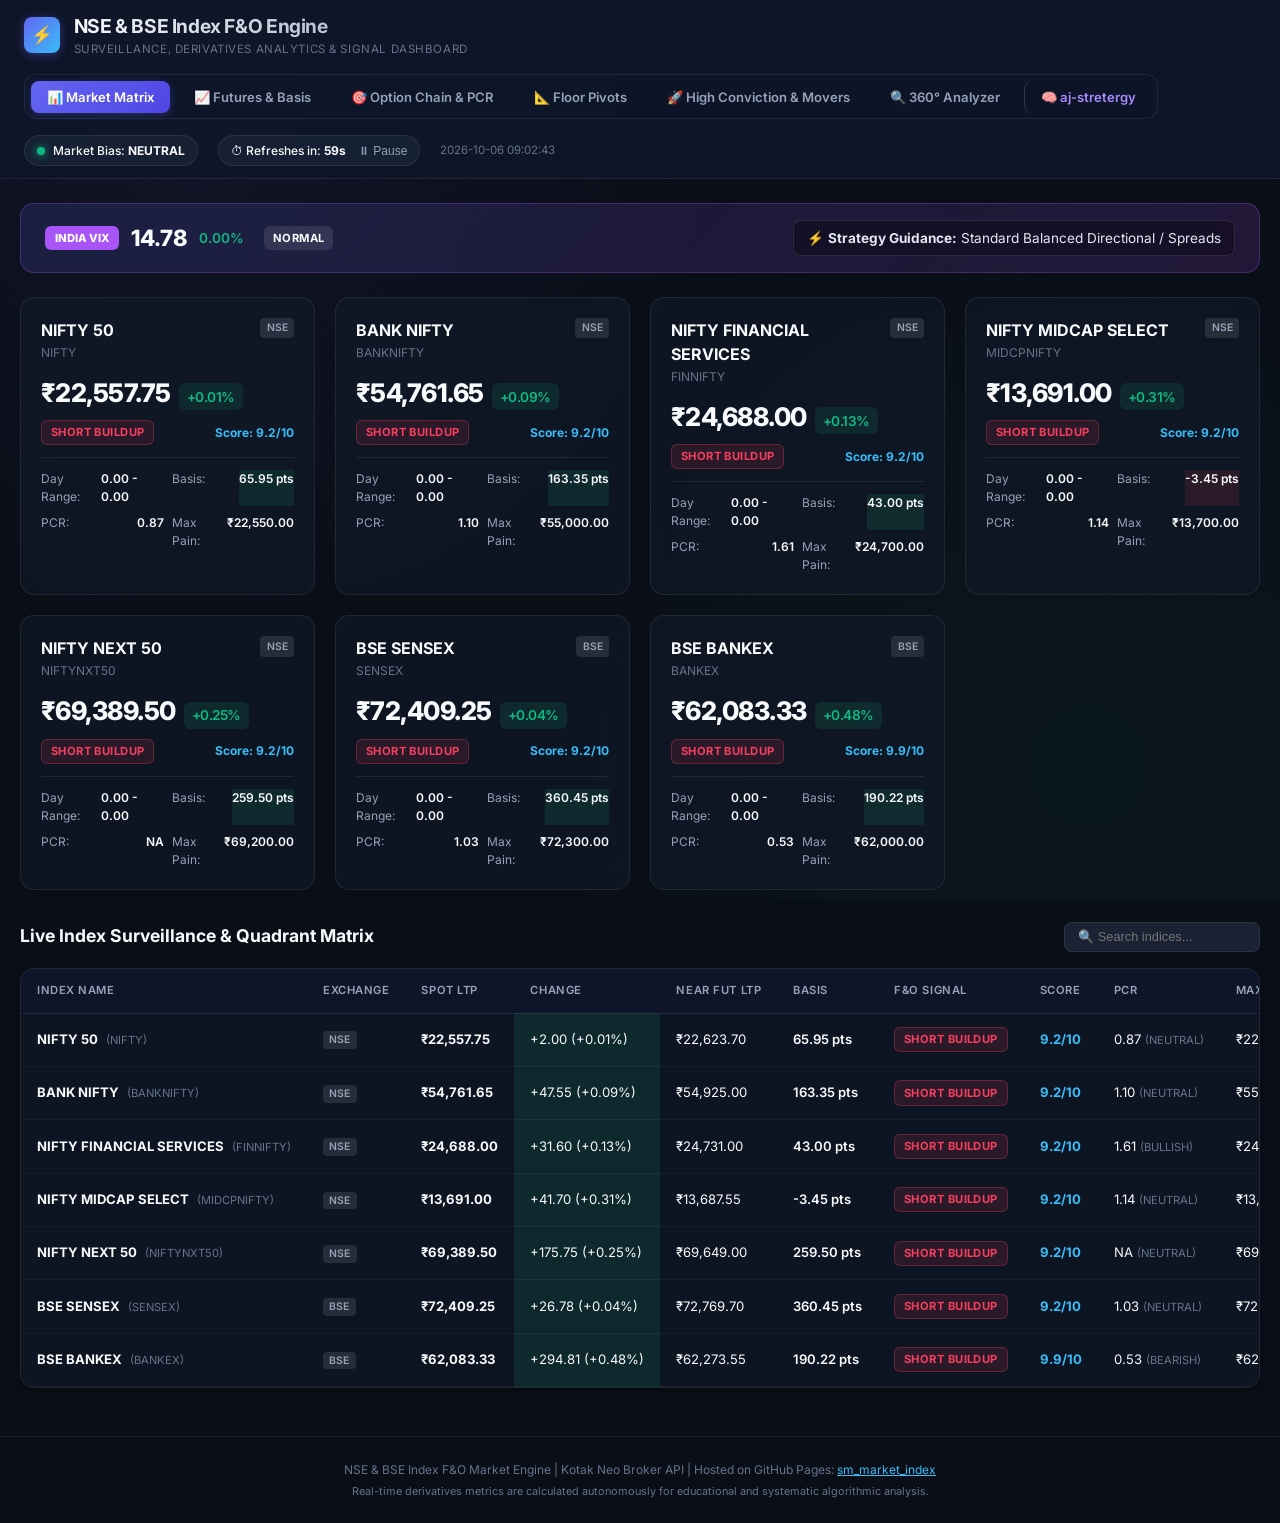
<file: index.html>
<!DOCTYPE html>
<html lang="en">
<head>
    <meta charset="UTF-8">
    <meta name="viewport" content="width=device-width, initial-scale=1.0">
    <title>NSE & BSE Index F&O Market Dashboard</title>
    <link rel="preconnect" href="https://fonts.googleapis.com">
    <link rel="preconnect" href="https://fonts.gstatic.com" crossorigin>
    <link href="https://fonts.googleapis.com/css2?family=Inter:wght@400;500;600;700;800&display=swap" rel="stylesheet">
    <link rel="stylesheet" href="css/dashboard.css">
</head>
<body>

    <!-- Header -->
    <header class="app-header">
        <div class="brand-wrap">
            <div class="brand-icon">⚡</div>
            <div>
                <div class="brand-title">NSE & BSE Index F&O Engine</div>
                <div class="brand-subtitle">Surveillance, Derivatives Analytics & Signal Dashboard</div>
            </div>
        </div>

        <!-- Navigation Tabs -->
        <nav class="tab-nav">
            <button class="tab-btn active" data-tab="tab-market">📊 Market Matrix</button>
            <button class="tab-btn" data-tab="tab-futures">📈 Futures & Basis</button>
            <button class="tab-btn" data-tab="tab-options">🎯 Option Chain & PCR</button>
            <button class="tab-btn" data-tab="tab-pivots">📐 Floor Pivots</button>
            <button class="tab-btn" data-tab="tab-movers">🚀 High Conviction & Movers</button>
            <button class="tab-btn" data-tab="tab-analyzer">🔍 360° Analyzer</button>
            <button class="tab-btn" data-tab="tab-aj-stretergy" style="border-left:1px solid rgba(255,255,255,0.15); color:#a78bfa;">🧠 aj-stretergy</button>
        </nav>

        <!-- Status & Auto-refresh -->
        <div class="header-status-bar">
            <div class="status-pill">
                <span class="pulse-dot"></span>
                <span>Market Bias: <b>NEUTRAL</b></span>
            </div>
            <div class="status-pill">
                <span>⏱ Refreshes in: <b id="countdownTimer">60s</b></span>
                <button id="pauseRefreshBtn" style="background:transparent; border:none; color:var(--text-muted); cursor:pointer; font-size:0.75rem; margin-left:4px;">⏸ Pause</button>
            </div>
            <div style="font-size:0.72rem; color:var(--text-dim);">
                2026-10-06 09:02:43
            </div>
        </div>
    </header>

    <!-- Main Container -->
    <main class="container">
        <!-- Tab 1 -->
        <div id="tab-market" class="tab-content active">
            
    <!-- VIX Volatility Alert Banner -->
    <div class="vix-banner">
        <div class="vix-header">
            <span class="vix-badge">INDIA VIX</span>
            <span class="vix-val">14.78</span>
            <span style="font-size:0.85rem; font-weight:600; color:#10b981;">
                0.00%
            </span>
            <span class="badge" style="background:rgba(255,255,255,0.1); margin-left:0.5rem;">NORMAL</span>
        </div>
        <div class="vix-strat">
            ⚡ <b>Strategy Guidance:</b> Standard Balanced Directional / Spreads
        </div>
    </div>

    <!-- Ticker Cards Grid -->
    <div class="ticker-grid">
        
        <div class="card">
            <div class="card-top">
                <div>
                    <div class="card-title">NIFTY 50</div>
                    <div style="font-size:0.75rem; color:var(--text-dim); margin-top:2px;">NIFTY</div>
                </div>
                <span class="card-exchange">NSE</span>
            </div>
            <div class="card-price">
                ₹22,557.75
                <span class="card-change badge-up">+0.01%</span>
            </div>
            <div style="display:flex; justify-content:space-between; align-items:center; margin-bottom:0.75rem;">
                <span class="badge badge-short">SHORT BUILDUP</span>
                <span style="font-size:0.75rem; font-weight:700; color:var(--accent-blue);">Score: 9.2/10</span>
            </div>
            <div class="card-metrics">
                <div class="metric-row"><span>Day Range:</span><span class="metric-val">0.00 - 0.00</span></div>
                <div class="metric-row"><span>Basis:</span><span class="metric-val badge-up">65.95 pts</span></div>
                <div class="metric-row"><span>PCR:</span><span class="metric-val">0.87</span></div>
                <div class="metric-row"><span>Max Pain:</span><span class="metric-val">₹22,550.00</span></div>
            </div>
        </div>
        
        <div class="card">
            <div class="card-top">
                <div>
                    <div class="card-title">BANK NIFTY</div>
                    <div style="font-size:0.75rem; color:var(--text-dim); margin-top:2px;">BANKNIFTY</div>
                </div>
                <span class="card-exchange">NSE</span>
            </div>
            <div class="card-price">
                ₹54,761.65
                <span class="card-change badge-up">+0.09%</span>
            </div>
            <div style="display:flex; justify-content:space-between; align-items:center; margin-bottom:0.75rem;">
                <span class="badge badge-short">SHORT BUILDUP</span>
                <span style="font-size:0.75rem; font-weight:700; color:var(--accent-blue);">Score: 9.2/10</span>
            </div>
            <div class="card-metrics">
                <div class="metric-row"><span>Day Range:</span><span class="metric-val">0.00 - 0.00</span></div>
                <div class="metric-row"><span>Basis:</span><span class="metric-val badge-up">163.35 pts</span></div>
                <div class="metric-row"><span>PCR:</span><span class="metric-val">1.10</span></div>
                <div class="metric-row"><span>Max Pain:</span><span class="metric-val">₹55,000.00</span></div>
            </div>
        </div>
        
        <div class="card">
            <div class="card-top">
                <div>
                    <div class="card-title">NIFTY FINANCIAL SERVICES</div>
                    <div style="font-size:0.75rem; color:var(--text-dim); margin-top:2px;">FINNIFTY</div>
                </div>
                <span class="card-exchange">NSE</span>
            </div>
            <div class="card-price">
                ₹24,688.00
                <span class="card-change badge-up">+0.13%</span>
            </div>
            <div style="display:flex; justify-content:space-between; align-items:center; margin-bottom:0.75rem;">
                <span class="badge badge-short">SHORT BUILDUP</span>
                <span style="font-size:0.75rem; font-weight:700; color:var(--accent-blue);">Score: 9.2/10</span>
            </div>
            <div class="card-metrics">
                <div class="metric-row"><span>Day Range:</span><span class="metric-val">0.00 - 0.00</span></div>
                <div class="metric-row"><span>Basis:</span><span class="metric-val badge-up">43.00 pts</span></div>
                <div class="metric-row"><span>PCR:</span><span class="metric-val">1.61</span></div>
                <div class="metric-row"><span>Max Pain:</span><span class="metric-val">₹24,700.00</span></div>
            </div>
        </div>
        
        <div class="card">
            <div class="card-top">
                <div>
                    <div class="card-title">NIFTY MIDCAP SELECT</div>
                    <div style="font-size:0.75rem; color:var(--text-dim); margin-top:2px;">MIDCPNIFTY</div>
                </div>
                <span class="card-exchange">NSE</span>
            </div>
            <div class="card-price">
                ₹13,691.00
                <span class="card-change badge-up">+0.31%</span>
            </div>
            <div style="display:flex; justify-content:space-between; align-items:center; margin-bottom:0.75rem;">
                <span class="badge badge-short">SHORT BUILDUP</span>
                <span style="font-size:0.75rem; font-weight:700; color:var(--accent-blue);">Score: 9.2/10</span>
            </div>
            <div class="card-metrics">
                <div class="metric-row"><span>Day Range:</span><span class="metric-val">0.00 - 0.00</span></div>
                <div class="metric-row"><span>Basis:</span><span class="metric-val badge-down">-3.45 pts</span></div>
                <div class="metric-row"><span>PCR:</span><span class="metric-val">1.14</span></div>
                <div class="metric-row"><span>Max Pain:</span><span class="metric-val">₹13,700.00</span></div>
            </div>
        </div>
        
        <div class="card">
            <div class="card-top">
                <div>
                    <div class="card-title">NIFTY NEXT 50</div>
                    <div style="font-size:0.75rem; color:var(--text-dim); margin-top:2px;">NIFTYNXT50</div>
                </div>
                <span class="card-exchange">NSE</span>
            </div>
            <div class="card-price">
                ₹69,389.50
                <span class="card-change badge-up">+0.25%</span>
            </div>
            <div style="display:flex; justify-content:space-between; align-items:center; margin-bottom:0.75rem;">
                <span class="badge badge-short">SHORT BUILDUP</span>
                <span style="font-size:0.75rem; font-weight:700; color:var(--accent-blue);">Score: 9.2/10</span>
            </div>
            <div class="card-metrics">
                <div class="metric-row"><span>Day Range:</span><span class="metric-val">0.00 - 0.00</span></div>
                <div class="metric-row"><span>Basis:</span><span class="metric-val badge-up">259.50 pts</span></div>
                <div class="metric-row"><span>PCR:</span><span class="metric-val">NA</span></div>
                <div class="metric-row"><span>Max Pain:</span><span class="metric-val">₹69,200.00</span></div>
            </div>
        </div>
        
        <div class="card">
            <div class="card-top">
                <div>
                    <div class="card-title">BSE SENSEX</div>
                    <div style="font-size:0.75rem; color:var(--text-dim); margin-top:2px;">SENSEX</div>
                </div>
                <span class="card-exchange">BSE</span>
            </div>
            <div class="card-price">
                ₹72,409.25
                <span class="card-change badge-up">+0.04%</span>
            </div>
            <div style="display:flex; justify-content:space-between; align-items:center; margin-bottom:0.75rem;">
                <span class="badge badge-short">SHORT BUILDUP</span>
                <span style="font-size:0.75rem; font-weight:700; color:var(--accent-blue);">Score: 9.2/10</span>
            </div>
            <div class="card-metrics">
                <div class="metric-row"><span>Day Range:</span><span class="metric-val">0.00 - 0.00</span></div>
                <div class="metric-row"><span>Basis:</span><span class="metric-val badge-up">360.45 pts</span></div>
                <div class="metric-row"><span>PCR:</span><span class="metric-val">1.03</span></div>
                <div class="metric-row"><span>Max Pain:</span><span class="metric-val">₹72,300.00</span></div>
            </div>
        </div>
        
        <div class="card">
            <div class="card-top">
                <div>
                    <div class="card-title">BSE BANKEX</div>
                    <div style="font-size:0.75rem; color:var(--text-dim); margin-top:2px;">BANKEX</div>
                </div>
                <span class="card-exchange">BSE</span>
            </div>
            <div class="card-price">
                ₹62,083.33
                <span class="card-change badge-up">+0.48%</span>
            </div>
            <div style="display:flex; justify-content:space-between; align-items:center; margin-bottom:0.75rem;">
                <span class="badge badge-short">SHORT BUILDUP</span>
                <span style="font-size:0.75rem; font-weight:700; color:var(--accent-blue);">Score: 9.9/10</span>
            </div>
            <div class="card-metrics">
                <div class="metric-row"><span>Day Range:</span><span class="metric-val">0.00 - 0.00</span></div>
                <div class="metric-row"><span>Basis:</span><span class="metric-val badge-up">190.22 pts</span></div>
                <div class="metric-row"><span>PCR:</span><span class="metric-val">0.53</span></div>
                <div class="metric-row"><span>Max Pain:</span><span class="metric-val">₹62,000.00</span></div>
            </div>
        </div>
        
    </div>

    <!-- Surveillance Table -->
    <div style="display:flex; justify-content:space-between; align-items:center; margin-bottom:1rem;">
        <h3 style="font-size:1.1rem; font-weight:700;">Live Index Surveillance & Quadrant Matrix</h3>
        <input type="text" class="table-search-input" data-table="marketOverviewTable" placeholder="🔍 Search indices..." style="background:rgba(30,41,59,0.8); border:1px solid var(--border-color); color:#fff; padding:0.4rem 0.8rem; border-radius:8px; font-size:0.8rem;">
    </div>
    <div class="table-wrap">
        <table class="data-table" id="marketOverviewTable">
            <thead>
                <tr>
                    <th class="sortable">Index Name</th>
                    <th>Exchange</th>
                    <th class="sortable">Spot LTP</th>
                    <th class="sortable">Change</th>
                    <th class="sortable">Near Fut LTP</th>
                    <th class="sortable">Basis</th>
                    <th>F&O Signal</th>
                    <th class="sortable">Score</th>
                    <th class="sortable">PCR</th>
                    <th class="sortable">Max Pain</th>
                    <th>Pivot Posture</th>
                </tr>
            </thead>
            <tbody>
                
        <tr>
            <td><b>NIFTY 50</b> <span style="font-size:0.7rem; color:var(--text-dim); margin-left:4px;">(NIFTY)</span></td>
            <td><span class="card-exchange">NSE</span></td>
            <td style="font-weight:700;">₹22,557.75</td>
            <td class="badge-up">+2.00 (+0.01%)</td>
            <td>₹22,623.70</td>
            <td style="font-weight:600;">65.95 pts</td>
            <td><span class="badge badge-short">SHORT BUILDUP</span></td>
            <td><b style="color:var(--accent-blue);">9.2/10</b></td>
            <td>0.87 <span style="font-size:0.7rem; color:var(--text-dim);">(NEUTRAL)</span></td>
            <td>₹22,550.00</td>
            <td><span class="badge" style="background:rgba(148,163,184,0.12); color:#94a3b8;">RANGE BOUND</span></td>
        </tr>
        
        <tr>
            <td><b>BANK NIFTY</b> <span style="font-size:0.7rem; color:var(--text-dim); margin-left:4px;">(BANKNIFTY)</span></td>
            <td><span class="card-exchange">NSE</span></td>
            <td style="font-weight:700;">₹54,761.65</td>
            <td class="badge-up">+47.55 (+0.09%)</td>
            <td>₹54,925.00</td>
            <td style="font-weight:600;">163.35 pts</td>
            <td><span class="badge badge-short">SHORT BUILDUP</span></td>
            <td><b style="color:var(--accent-blue);">9.2/10</b></td>
            <td>1.10 <span style="font-size:0.7rem; color:var(--text-dim);">(NEUTRAL)</span></td>
            <td>₹55,000.00</td>
            <td><span class="badge" style="background:rgba(148,163,184,0.12); color:#94a3b8;">RANGE BOUND</span></td>
        </tr>
        
        <tr>
            <td><b>NIFTY FINANCIAL SERVICES</b> <span style="font-size:0.7rem; color:var(--text-dim); margin-left:4px;">(FINNIFTY)</span></td>
            <td><span class="card-exchange">NSE</span></td>
            <td style="font-weight:700;">₹24,688.00</td>
            <td class="badge-up">+31.60 (+0.13%)</td>
            <td>₹24,731.00</td>
            <td style="font-weight:600;">43.00 pts</td>
            <td><span class="badge badge-short">SHORT BUILDUP</span></td>
            <td><b style="color:var(--accent-blue);">9.2/10</b></td>
            <td>1.61 <span style="font-size:0.7rem; color:var(--text-dim);">(BULLISH)</span></td>
            <td>₹24,700.00</td>
            <td><span class="badge" style="background:rgba(148,163,184,0.12); color:#94a3b8;">RANGE BOUND</span></td>
        </tr>
        
        <tr>
            <td><b>NIFTY MIDCAP SELECT</b> <span style="font-size:0.7rem; color:var(--text-dim); margin-left:4px;">(MIDCPNIFTY)</span></td>
            <td><span class="card-exchange">NSE</span></td>
            <td style="font-weight:700;">₹13,691.00</td>
            <td class="badge-up">+41.70 (+0.31%)</td>
            <td>₹13,687.55</td>
            <td style="font-weight:600;">-3.45 pts</td>
            <td><span class="badge badge-short">SHORT BUILDUP</span></td>
            <td><b style="color:var(--accent-blue);">9.2/10</b></td>
            <td>1.14 <span style="font-size:0.7rem; color:var(--text-dim);">(NEUTRAL)</span></td>
            <td>₹13,700.00</td>
            <td><span class="badge" style="background:rgba(148,163,184,0.12); color:#94a3b8;">RANGE BOUND</span></td>
        </tr>
        
        <tr>
            <td><b>NIFTY NEXT 50</b> <span style="font-size:0.7rem; color:var(--text-dim); margin-left:4px;">(NIFTYNXT50)</span></td>
            <td><span class="card-exchange">NSE</span></td>
            <td style="font-weight:700;">₹69,389.50</td>
            <td class="badge-up">+175.75 (+0.25%)</td>
            <td>₹69,649.00</td>
            <td style="font-weight:600;">259.50 pts</td>
            <td><span class="badge badge-short">SHORT BUILDUP</span></td>
            <td><b style="color:var(--accent-blue);">9.2/10</b></td>
            <td>NA <span style="font-size:0.7rem; color:var(--text-dim);">(NEUTRAL)</span></td>
            <td>₹69,200.00</td>
            <td><span class="badge" style="background:rgba(148,163,184,0.12); color:#94a3b8;">RANGE BOUND</span></td>
        </tr>
        
        <tr>
            <td><b>BSE SENSEX</b> <span style="font-size:0.7rem; color:var(--text-dim); margin-left:4px;">(SENSEX)</span></td>
            <td><span class="card-exchange">BSE</span></td>
            <td style="font-weight:700;">₹72,409.25</td>
            <td class="badge-up">+26.78 (+0.04%)</td>
            <td>₹72,769.70</td>
            <td style="font-weight:600;">360.45 pts</td>
            <td><span class="badge badge-short">SHORT BUILDUP</span></td>
            <td><b style="color:var(--accent-blue);">9.2/10</b></td>
            <td>1.03 <span style="font-size:0.7rem; color:var(--text-dim);">(NEUTRAL)</span></td>
            <td>₹72,300.00</td>
            <td><span class="badge" style="background:rgba(148,163,184,0.12); color:#94a3b8;">RANGE BOUND</span></td>
        </tr>
        
        <tr>
            <td><b>BSE BANKEX</b> <span style="font-size:0.7rem; color:var(--text-dim); margin-left:4px;">(BANKEX)</span></td>
            <td><span class="card-exchange">BSE</span></td>
            <td style="font-weight:700;">₹62,083.33</td>
            <td class="badge-up">+294.81 (+0.48%)</td>
            <td>₹62,273.55</td>
            <td style="font-weight:600;">190.22 pts</td>
            <td><span class="badge badge-short">SHORT BUILDUP</span></td>
            <td><b style="color:var(--accent-blue);">9.9/10</b></td>
            <td>0.53 <span style="font-size:0.7rem; color:var(--text-dim);">(BEARISH)</span></td>
            <td>₹62,000.00</td>
            <td><span class="badge" style="background:rgba(148,163,184,0.12); color:#94a3b8;">RANGE BOUND</span></td>
        </tr>
        
            </tbody>
        </table>
    </div>
    
        </div>

        <!-- Tab 2 -->
        <div id="tab-futures" class="tab-content">
            
    <div style="display:flex; justify-content:space-between; align-items:center; margin-bottom:1rem;">
        <h3 style="font-size:1.1rem; font-weight:700;">Index Futures Curve & Cost of Carry / Basis Spread</h3>
        <input type="text" class="table-search-input" data-table="futuresTable" placeholder="🔍 Search futures..." style="background:rgba(30,41,59,0.8); border:1px solid var(--border-color); color:#fff; padding:0.4rem 0.8rem; border-radius:8px; font-size:0.8rem;">
    </div>
    <div class="table-wrap">
        <table class="data-table" id="futuresTable">
            <thead>
                <tr>
                    <th class="sortable">Index</th>
                    <th class="sortable">Spot</th>
                    <th class="sortable">Near Fut LTP</th>
                    <th class="sortable">Near Chg%</th>
                    <th class="sortable">Near OI</th>
                    <th class="sortable">VWAP</th>
                    <th class="sortable">Basis Spread</th>
                    <th>Basis Status</th>
                    <th class="sortable">Next Fut LTP</th>
                    <th class="sortable">Next OI</th>
                    <th class="sortable">Far Fut LTP</th>
                    <th class="sortable">Far OI</th>
                </tr>
            </thead>
            <tbody>
                
        <tr>
            <td><b>NIFTY 50</b> (NIFTY)</td>
            <td>₹22,557.75</td>
            <td style="font-weight:700; color:var(--accent-blue);">₹22,623.70</td>
            <td>0.01%</td>
            <td>0</td>
            <td>₹0.00</td>
            <td style="font-weight:700;">65.95 pts</td>
            <td><span class="badge badge-long">PREMIUM</span></td>
            <td>₹22,722.80</td>
            <td>2,307,370</td>
            <td>₹22,845.80</td>
            <td>231,270</td>
        </tr>
        
        <tr>
            <td><b>BANK NIFTY</b> (BANKNIFTY)</td>
            <td>₹54,761.65</td>
            <td style="font-weight:700; color:var(--accent-blue);">₹54,925.00</td>
            <td>0.00%</td>
            <td>0</td>
            <td>₹0.00</td>
            <td style="font-weight:700;">163.35 pts</td>
            <td><span class="badge badge-long">PREMIUM</span></td>
            <td>₹55,228.00</td>
            <td>162,960</td>
            <td>₹55,558.20</td>
            <td>20,010</td>
        </tr>
        
        <tr>
            <td><b>NIFTY FINANCIAL SERVICES</b> (FINNIFTY)</td>
            <td>₹24,688.00</td>
            <td style="font-weight:700; color:var(--accent-blue);">₹24,731.00</td>
            <td>-0.04%</td>
            <td>0</td>
            <td>₹0.00</td>
            <td style="font-weight:700;">43.00 pts</td>
            <td><span class="badge badge-long">PREMIUM</span></td>
            <td>₹24,880.30</td>
            <td>240</td>
            <td>₹25,015.00</td>
            <td>0</td>
        </tr>
        
        <tr>
            <td><b>NIFTY MIDCAP SELECT</b> (MIDCPNIFTY)</td>
            <td>₹13,691.00</td>
            <td style="font-weight:700; color:var(--accent-blue);">₹13,687.55</td>
            <td>0.14%</td>
            <td>0</td>
            <td>₹0.00</td>
            <td style="font-weight:700;">-3.45 pts</td>
            <td><span class="badge badge-short">DISCOUNT</span></td>
            <td>₹13,722.70</td>
            <td>78,360</td>
            <td>₹13,751.00</td>
            <td>960</td>
        </tr>
        
        <tr>
            <td><b>NIFTY NEXT 50</b> (NIFTYNXT50)</td>
            <td>₹69,389.50</td>
            <td style="font-weight:700; color:var(--accent-blue);">₹69,649.00</td>
            <td>0.15%</td>
            <td>0</td>
            <td>₹0.00</td>
            <td style="font-weight:700;">259.50 pts</td>
            <td><span class="badge badge-long">PREMIUM</span></td>
            <td>₹69,744.40</td>
            <td>275</td>
            <td>₹70,493.00</td>
            <td>25</td>
        </tr>
        
        <tr>
            <td><b>BSE SENSEX</b> (SENSEX)</td>
            <td>₹72,409.25</td>
            <td style="font-weight:700; color:var(--accent-blue);">₹72,769.70</td>
            <td>0.00%</td>
            <td>93,440</td>
            <td>₹0.00</td>
            <td style="font-weight:700;">360.45 pts</td>
            <td><span class="badge badge-long">PREMIUM</span></td>
            <td>₹73,284.80</td>
            <td>0</td>
            <td>₹73,810.60</td>
            <td>0</td>
        </tr>
        
        <tr>
            <td><b>BSE BANKEX</b> (BANKEX)</td>
            <td>₹62,083.33</td>
            <td style="font-weight:700; color:var(--accent-blue);">₹62,273.55</td>
            <td>0.00%</td>
            <td>0</td>
            <td>₹0.00</td>
            <td style="font-weight:700;">190.22 pts</td>
            <td><span class="badge badge-long">PREMIUM</span></td>
            <td>₹62,274.60</td>
            <td>0</td>
            <td>₹0.00</td>
            <td>0</td>
        </tr>
        
            </tbody>
        </table>
    </div>
    
        </div>

        <!-- Tab 3 -->
        <div id="tab-options" class="tab-content">
            
    <div class="ticker-grid">
        
        <div class="card">
            <div class="card-top">
                <div class="card-title">NIFTY 50 Options Analysis</div>
                <span class="badge badge-flat">NEUTRAL (PCR 0.87)</span>
            </div>
            <div style="display:grid; grid-template-columns:repeat(2, 1fr); gap:0.75rem; margin-top:0.75rem; font-size:0.8rem;">
                <div style="background:rgba(255,255,255,0.03); padding:0.6rem; border-radius:8px;">
                    <div style="color:var(--text-muted); font-size:0.7rem;">ATM Strike</div>
                    <div style="font-size:1.1rem; font-weight:700;">₹22,550.00</div>
                </div>
                <div style="background:rgba(255,255,255,0.03); padding:0.6rem; border-radius:8px;">
                    <div style="color:var(--text-muted); font-size:0.7rem;">Max Pain</div>
                    <div style="font-size:1.1rem; font-weight:700; color:var(--accent-purple);">₹22,550.00</div>
                </div>
                <div style="background:rgba(255,255,255,0.03); padding:0.6rem; border-radius:8px;">
                    <div style="color:var(--text-muted); font-size:0.7rem;">ATM Straddle Premium</div>
                    <div style="font-size:1rem; font-weight:700; color:var(--accent-blue);">₹161.95</div>
                </div>
                <div style="background:rgba(255,255,255,0.03); padding:0.6rem; border-radius:8px;">
                    <div style="color:var(--text-muted); font-size:0.7rem;">Implied Move (1-SD)</div>
                    <div style="font-size:1rem; font-weight:700;">±0.72%</div>
                </div>
            </div>
            <div style="margin-top:0.75rem; font-size:0.72rem; color:var(--text-dim); display:flex; justify-content:space-between;">
                <span>Total Call OI: <b>68,835,455</b></span>
                <span>Total Put OI: <b>60,076,575</b></span>
            </div>
        </div>
        
        <div class="card">
            <div class="card-top">
                <div class="card-title">BANK NIFTY Options Analysis</div>
                <span class="badge badge-flat">NEUTRAL (PCR 1.1)</span>
            </div>
            <div style="display:grid; grid-template-columns:repeat(2, 1fr); gap:0.75rem; margin-top:0.75rem; font-size:0.8rem;">
                <div style="background:rgba(255,255,255,0.03); padding:0.6rem; border-radius:8px;">
                    <div style="color:var(--text-muted); font-size:0.7rem;">ATM Strike</div>
                    <div style="font-size:1.1rem; font-weight:700;">₹54,800.00</div>
                </div>
                <div style="background:rgba(255,255,255,0.03); padding:0.6rem; border-radius:8px;">
                    <div style="color:var(--text-muted); font-size:0.7rem;">Max Pain</div>
                    <div style="font-size:1.1rem; font-weight:700; color:var(--accent-purple);">₹55,000.00</div>
                </div>
                <div style="background:rgba(255,255,255,0.03); padding:0.6rem; border-radius:8px;">
                    <div style="color:var(--text-muted); font-size:0.7rem;">ATM Straddle Premium</div>
                    <div style="font-size:1rem; font-weight:700; color:var(--accent-blue);">₹1,722.20</div>
                </div>
                <div style="background:rgba(255,255,255,0.03); padding:0.6rem; border-radius:8px;">
                    <div style="color:var(--text-muted); font-size:0.7rem;">Implied Move (1-SD)</div>
                    <div style="font-size:1rem; font-weight:700;">±3.14%</div>
                </div>
            </div>
            <div style="margin-top:0.75rem; font-size:0.72rem; color:var(--text-dim); display:flex; justify-content:space-between;">
                <span>Total Call OI: <b>1,853,100</b></span>
                <span>Total Put OI: <b>2,036,820</b></span>
            </div>
        </div>
        
        <div class="card">
            <div class="card-top">
                <div class="card-title">NIFTY FINANCIAL SERVICES Options Analysis</div>
                <span class="badge badge-long">BULLISH (PCR 1.61)</span>
            </div>
            <div style="display:grid; grid-template-columns:repeat(2, 1fr); gap:0.75rem; margin-top:0.75rem; font-size:0.8rem;">
                <div style="background:rgba(255,255,255,0.03); padding:0.6rem; border-radius:8px;">
                    <div style="color:var(--text-muted); font-size:0.7rem;">ATM Strike</div>
                    <div style="font-size:1.1rem; font-weight:700;">₹24,700.00</div>
                </div>
                <div style="background:rgba(255,255,255,0.03); padding:0.6rem; border-radius:8px;">
                    <div style="color:var(--text-muted); font-size:0.7rem;">Max Pain</div>
                    <div style="font-size:1.1rem; font-weight:700; color:var(--accent-purple);">₹24,700.00</div>
                </div>
                <div style="background:rgba(255,255,255,0.03); padding:0.6rem; border-radius:8px;">
                    <div style="color:var(--text-muted); font-size:0.7rem;">ATM Straddle Premium</div>
                    <div style="font-size:1rem; font-weight:700; color:var(--accent-blue);">₹839.75</div>
                </div>
                <div style="background:rgba(255,255,255,0.03); padding:0.6rem; border-radius:8px;">
                    <div style="color:var(--text-muted); font-size:0.7rem;">Implied Move (1-SD)</div>
                    <div style="font-size:1rem; font-weight:700;">±3.40%</div>
                </div>
            </div>
            <div style="margin-top:0.75rem; font-size:0.72rem; color:var(--text-dim); display:flex; justify-content:space-between;">
                <span>Total Call OI: <b>51,120</b></span>
                <span>Total Put OI: <b>82,140</b></span>
            </div>
        </div>
        
        <div class="card">
            <div class="card-top">
                <div class="card-title">NIFTY MIDCAP SELECT Options Analysis</div>
                <span class="badge badge-flat">NEUTRAL (PCR 1.14)</span>
            </div>
            <div style="display:grid; grid-template-columns:repeat(2, 1fr); gap:0.75rem; margin-top:0.75rem; font-size:0.8rem;">
                <div style="background:rgba(255,255,255,0.03); padding:0.6rem; border-radius:8px;">
                    <div style="color:var(--text-muted); font-size:0.7rem;">ATM Strike</div>
                    <div style="font-size:1.1rem; font-weight:700;">₹13,700.00</div>
                </div>
                <div style="background:rgba(255,255,255,0.03); padding:0.6rem; border-radius:8px;">
                    <div style="color:var(--text-muted); font-size:0.7rem;">Max Pain</div>
                    <div style="font-size:1.1rem; font-weight:700; color:var(--accent-purple);">₹13,700.00</div>
                </div>
                <div style="background:rgba(255,255,255,0.03); padding:0.6rem; border-radius:8px;">
                    <div style="color:var(--text-muted); font-size:0.7rem;">ATM Straddle Premium</div>
                    <div style="font-size:1rem; font-weight:700; color:var(--accent-blue);">₹476.85</div>
                </div>
                <div style="background:rgba(255,255,255,0.03); padding:0.6rem; border-radius:8px;">
                    <div style="color:var(--text-muted); font-size:0.7rem;">Implied Move (1-SD)</div>
                    <div style="font-size:1rem; font-weight:700;">±3.48%</div>
                </div>
            </div>
            <div style="margin-top:0.75rem; font-size:0.72rem; color:var(--text-dim); display:flex; justify-content:space-between;">
                <span>Total Call OI: <b>638,520</b></span>
                <span>Total Put OI: <b>724,920</b></span>
            </div>
        </div>
        
        <div class="card">
            <div class="card-top">
                <div class="card-title">NIFTY NEXT 50 Options Analysis</div>
                <span class="badge badge-flat">NEUTRAL (PCR NA)</span>
            </div>
            <div style="display:grid; grid-template-columns:repeat(2, 1fr); gap:0.75rem; margin-top:0.75rem; font-size:0.8rem;">
                <div style="background:rgba(255,255,255,0.03); padding:0.6rem; border-radius:8px;">
                    <div style="color:var(--text-muted); font-size:0.7rem;">ATM Strike</div>
                    <div style="font-size:1.1rem; font-weight:700;">₹69,400.00</div>
                </div>
                <div style="background:rgba(255,255,255,0.03); padding:0.6rem; border-radius:8px;">
                    <div style="color:var(--text-muted); font-size:0.7rem;">Max Pain</div>
                    <div style="font-size:1.1rem; font-weight:700; color:var(--accent-purple);">₹69,200.00</div>
                </div>
                <div style="background:rgba(255,255,255,0.03); padding:0.6rem; border-radius:8px;">
                    <div style="color:var(--text-muted); font-size:0.7rem;">ATM Straddle Premium</div>
                    <div style="font-size:1rem; font-weight:700; color:var(--accent-blue);">₹6,866.60</div>
                </div>
                <div style="background:rgba(255,255,255,0.03); padding:0.6rem; border-radius:8px;">
                    <div style="color:var(--text-muted); font-size:0.7rem;">Implied Move (1-SD)</div>
                    <div style="font-size:1rem; font-weight:700;">±9.90%</div>
                </div>
            </div>
            <div style="margin-top:0.75rem; font-size:0.72rem; color:var(--text-dim); display:flex; justify-content:space-between;">
                <span>Total Call OI: <b>0</b></span>
                <span>Total Put OI: <b>150</b></span>
            </div>
        </div>
        
        <div class="card">
            <div class="card-top">
                <div class="card-title">BSE SENSEX Options Analysis</div>
                <span class="badge badge-flat">NEUTRAL (PCR 1.03)</span>
            </div>
            <div style="display:grid; grid-template-columns:repeat(2, 1fr); gap:0.75rem; margin-top:0.75rem; font-size:0.8rem;">
                <div style="background:rgba(255,255,255,0.03); padding:0.6rem; border-radius:8px;">
                    <div style="color:var(--text-muted); font-size:0.7rem;">ATM Strike</div>
                    <div style="font-size:1.1rem; font-weight:700;">₹72,400.00</div>
                </div>
                <div style="background:rgba(255,255,255,0.03); padding:0.6rem; border-radius:8px;">
                    <div style="color:var(--text-muted); font-size:0.7rem;">Max Pain</div>
                    <div style="font-size:1.1rem; font-weight:700; color:var(--accent-purple);">₹72,300.00</div>
                </div>
                <div style="background:rgba(255,255,255,0.03); padding:0.6rem; border-radius:8px;">
                    <div style="color:var(--text-muted); font-size:0.7rem;">ATM Straddle Premium</div>
                    <div style="font-size:1rem; font-weight:700; color:var(--accent-blue);">₹905.95</div>
                </div>
                <div style="background:rgba(255,255,255,0.03); padding:0.6rem; border-radius:8px;">
                    <div style="color:var(--text-muted); font-size:0.7rem;">Implied Move (1-SD)</div>
                    <div style="font-size:1rem; font-weight:700;">±1.25%</div>
                </div>
            </div>
            <div style="margin-top:0.75rem; font-size:0.72rem; color:var(--text-dim); display:flex; justify-content:space-between;">
                <span>Total Call OI: <b>2,937,280</b></span>
                <span>Total Put OI: <b>3,031,960</b></span>
            </div>
        </div>
        
        <div class="card">
            <div class="card-top">
                <div class="card-title">BSE BANKEX Options Analysis</div>
                <span class="badge badge-short">BEARISH (PCR 0.53)</span>
            </div>
            <div style="display:grid; grid-template-columns:repeat(2, 1fr); gap:0.75rem; margin-top:0.75rem; font-size:0.8rem;">
                <div style="background:rgba(255,255,255,0.03); padding:0.6rem; border-radius:8px;">
                    <div style="color:var(--text-muted); font-size:0.7rem;">ATM Strike</div>
                    <div style="font-size:1.1rem; font-weight:700;">₹62,100.00</div>
                </div>
                <div style="background:rgba(255,255,255,0.03); padding:0.6rem; border-radius:8px;">
                    <div style="color:var(--text-muted); font-size:0.7rem;">Max Pain</div>
                    <div style="font-size:1.1rem; font-weight:700; color:var(--accent-purple);">₹62,000.00</div>
                </div>
                <div style="background:rgba(255,255,255,0.03); padding:0.6rem; border-radius:8px;">
                    <div style="color:var(--text-muted); font-size:0.7rem;">ATM Straddle Premium</div>
                    <div style="font-size:1rem; font-weight:700; color:var(--accent-blue);">₹NA</div>
                </div>
                <div style="background:rgba(255,255,255,0.03); padding:0.6rem; border-radius:8px;">
                    <div style="color:var(--text-muted); font-size:0.7rem;">Implied Move (1-SD)</div>
                    <div style="font-size:1rem; font-weight:700;">±NA%</div>
                </div>
            </div>
            <div style="margin-top:0.75rem; font-size:0.72rem; color:var(--text-dim); display:flex; justify-content:space-between;">
                <span>Total Call OI: <b>4,680</b></span>
                <span>Total Put OI: <b>2,490</b></span>
            </div>
        </div>
        
    </div>
    
        </div>

        <!-- Tab 4 -->
        <div id="tab-pivots" class="tab-content">
            
    <div style="margin-bottom:1rem;">
        <h3 style="font-size:1.1rem; font-weight:700;">Classic Floor Trader Pivots (15-Minute Intraday Posture)</h3>
        <p style="font-size:0.75rem; color:var(--text-dim); margin-top:4px;">Pivot levels provide key psychological support, resistance, and mean-reversion boundary zones for intraday index trading.</p>
    </div>
    <div class="table-wrap">
        <table class="data-table">
            <thead>
                <tr>
                    <th>Index</th>
                    <th>Current Spot</th>
                    <th>Posture</th>
                    <th>R3 (Extreme)</th>
                    <th>R2 (Breakout)</th>
                    <th>R1 (Resistance)</th>
                    <th style="background:rgba(99,102,241,0.2);">Central Pivot (P)</th>
                    <th>S1 (Support)</th>
                    <th>S2 (Breakdown)</th>
                    <th>S3 (Extreme)</th>
                </tr>
            </thead>
            <tbody>
                
        <tr>
            <td><b>NIFTY 50</b> (NIFTY)</td>
            <td style="font-weight:700;">₹22,557.75</td>
            <td><span class="badge" style="background:rgba(148,163,184,0.12); color:#94a3b8;">RANGE BOUND</span></td>
            <td style="color:#f43f5e;">₹NA</td>
            <td style="color:#fb7185;">₹NA</td>
            <td style="color:#fda4af;">₹NA</td>
            <td style="font-weight:800; color:var(--accent-blue); background:rgba(99,102,241,0.08);">₹NA</td>
            <td style="color:#86efac;">₹NA</td>
            <td style="color:#4ade80;">₹NA</td>
            <td style="color:#10b981;">₹NA</td>
        </tr>
        
        <tr>
            <td><b>BANK NIFTY</b> (BANKNIFTY)</td>
            <td style="font-weight:700;">₹54,761.65</td>
            <td><span class="badge" style="background:rgba(148,163,184,0.12); color:#94a3b8;">RANGE BOUND</span></td>
            <td style="color:#f43f5e;">₹NA</td>
            <td style="color:#fb7185;">₹NA</td>
            <td style="color:#fda4af;">₹NA</td>
            <td style="font-weight:800; color:var(--accent-blue); background:rgba(99,102,241,0.08);">₹NA</td>
            <td style="color:#86efac;">₹NA</td>
            <td style="color:#4ade80;">₹NA</td>
            <td style="color:#10b981;">₹NA</td>
        </tr>
        
        <tr>
            <td><b>NIFTY FINANCIAL SERVICES</b> (FINNIFTY)</td>
            <td style="font-weight:700;">₹24,688.00</td>
            <td><span class="badge" style="background:rgba(148,163,184,0.12); color:#94a3b8;">RANGE BOUND</span></td>
            <td style="color:#f43f5e;">₹NA</td>
            <td style="color:#fb7185;">₹NA</td>
            <td style="color:#fda4af;">₹NA</td>
            <td style="font-weight:800; color:var(--accent-blue); background:rgba(99,102,241,0.08);">₹NA</td>
            <td style="color:#86efac;">₹NA</td>
            <td style="color:#4ade80;">₹NA</td>
            <td style="color:#10b981;">₹NA</td>
        </tr>
        
        <tr>
            <td><b>NIFTY MIDCAP SELECT</b> (MIDCPNIFTY)</td>
            <td style="font-weight:700;">₹13,691.00</td>
            <td><span class="badge" style="background:rgba(148,163,184,0.12); color:#94a3b8;">RANGE BOUND</span></td>
            <td style="color:#f43f5e;">₹NA</td>
            <td style="color:#fb7185;">₹NA</td>
            <td style="color:#fda4af;">₹NA</td>
            <td style="font-weight:800; color:var(--accent-blue); background:rgba(99,102,241,0.08);">₹NA</td>
            <td style="color:#86efac;">₹NA</td>
            <td style="color:#4ade80;">₹NA</td>
            <td style="color:#10b981;">₹NA</td>
        </tr>
        
        <tr>
            <td><b>NIFTY NEXT 50</b> (NIFTYNXT50)</td>
            <td style="font-weight:700;">₹69,389.50</td>
            <td><span class="badge" style="background:rgba(148,163,184,0.12); color:#94a3b8;">RANGE BOUND</span></td>
            <td style="color:#f43f5e;">₹NA</td>
            <td style="color:#fb7185;">₹NA</td>
            <td style="color:#fda4af;">₹NA</td>
            <td style="font-weight:800; color:var(--accent-blue); background:rgba(99,102,241,0.08);">₹NA</td>
            <td style="color:#86efac;">₹NA</td>
            <td style="color:#4ade80;">₹NA</td>
            <td style="color:#10b981;">₹NA</td>
        </tr>
        
        <tr>
            <td><b>BSE SENSEX</b> (SENSEX)</td>
            <td style="font-weight:700;">₹72,409.25</td>
            <td><span class="badge" style="background:rgba(148,163,184,0.12); color:#94a3b8;">RANGE BOUND</span></td>
            <td style="color:#f43f5e;">₹NA</td>
            <td style="color:#fb7185;">₹NA</td>
            <td style="color:#fda4af;">₹NA</td>
            <td style="font-weight:800; color:var(--accent-blue); background:rgba(99,102,241,0.08);">₹NA</td>
            <td style="color:#86efac;">₹NA</td>
            <td style="color:#4ade80;">₹NA</td>
            <td style="color:#10b981;">₹NA</td>
        </tr>
        
        <tr>
            <td><b>BSE BANKEX</b> (BANKEX)</td>
            <td style="font-weight:700;">₹62,083.33</td>
            <td><span class="badge" style="background:rgba(148,163,184,0.12); color:#94a3b8;">RANGE BOUND</span></td>
            <td style="color:#f43f5e;">₹NA</td>
            <td style="color:#fb7185;">₹NA</td>
            <td style="color:#fda4af;">₹NA</td>
            <td style="font-weight:800; color:var(--accent-blue); background:rgba(99,102,241,0.08);">₹NA</td>
            <td style="color:#86efac;">₹NA</td>
            <td style="color:#4ade80;">₹NA</td>
            <td style="color:#10b981;">₹NA</td>
        </tr>
        
            </tbody>
        </table>
    </div>
    
        </div>

        <!-- Tab 5 -->
        <div id="tab-movers" class="tab-content">
            
    <h3 style="font-size:1.1rem; font-weight:700; margin-bottom:1rem;">Active High-Conviction Index Trades</h3>
    <div class="ticker-grid">
            <div class="card" style="border-left: 4px solid #10b981;">
                <div class="card-top">
                    <div>
                        <div class="card-title">BSE BANKEX</div>
                        <div style="font-size:0.72rem; color:var(--text-dim);">2026-10-05 11:41:13</div>
                    </div>
                    <span class="badge badge-long">LONG (Score 8.6)</span>
                </div>
                <div style="margin: 0.75rem 0; font-size:1.1rem; font-weight:700;">
                    Entry: ₹62,150.00
                </div>
                <div class="card-metrics" style="grid-template-columns:repeat(3, 1fr);">
                    <div class="metric-row" style="flex-direction:column; align-items:flex-start;">
                        <span style="font-size:0.65rem;">Target 1 (+0.5%)</span>
                        <span class="metric-val" style="color:#10b981;">₹62,460.75</span>
                    </div>
                    <div class="metric-row" style="flex-direction:column; align-items:flex-start;">
                        <span style="font-size:0.65rem;">Target 2 (+1.0%)</span>
                        <span class="metric-val" style="color:#34d399;">₹62,771.50</span>
                    </div>
                    <div class="metric-row" style="flex-direction:column; align-items:flex-start;">
                        <span style="font-size:0.65rem;">Stop Loss (-0.5%)</span>
                        <span class="metric-val" style="color:#f43f5e;">₹61,839.25</span>
                    </div>
                </div>
            </div>
            
            <div class="card" style="border-left: 4px solid #f43f5e;">
                <div class="card-top">
                    <div>
                        <div class="card-title">BANK NIFTY</div>
                        <div style="font-size:0.72rem; color:var(--text-dim);">2026-10-05 13:44:47</div>
                    </div>
                    <span class="badge badge-short">SHORT (Score 9.2)</span>
                </div>
                <div style="margin: 0.75rem 0; font-size:1.1rem; font-weight:700;">
                    Entry: ₹55,099.00
                </div>
                <div class="card-metrics" style="grid-template-columns:repeat(3, 1fr);">
                    <div class="metric-row" style="flex-direction:column; align-items:flex-start;">
                        <span style="font-size:0.65rem;">Target 1 (+0.5%)</span>
                        <span class="metric-val" style="color:#10b981;">₹54,823.50</span>
                    </div>
                    <div class="metric-row" style="flex-direction:column; align-items:flex-start;">
                        <span style="font-size:0.65rem;">Target 2 (+1.0%)</span>
                        <span class="metric-val" style="color:#34d399;">₹54,548.01</span>
                    </div>
                    <div class="metric-row" style="flex-direction:column; align-items:flex-start;">
                        <span style="font-size:0.65rem;">Stop Loss (-0.5%)</span>
                        <span class="metric-val" style="color:#f43f5e;">₹55,374.49</span>
                    </div>
                </div>
            </div>
            
            <div class="card" style="border-left: 4px solid #10b981;">
                <div class="card-top">
                    <div>
                        <div class="card-title">NIFTY FINANCIAL SERVICES</div>
                        <div style="font-size:0.72rem; color:var(--text-dim);">2026-10-05 10:54:18</div>
                    </div>
                    <span class="badge badge-long">LONG (Score 9.3)</span>
                </div>
                <div style="margin: 0.75rem 0; font-size:1.1rem; font-weight:700;">
                    Entry: ₹24,795.00
                </div>
                <div class="card-metrics" style="grid-template-columns:repeat(3, 1fr);">
                    <div class="metric-row" style="flex-direction:column; align-items:flex-start;">
                        <span style="font-size:0.65rem;">Target 1 (+0.5%)</span>
                        <span class="metric-val" style="color:#10b981;">₹24,918.97</span>
                    </div>
                    <div class="metric-row" style="flex-direction:column; align-items:flex-start;">
                        <span style="font-size:0.65rem;">Target 2 (+1.0%)</span>
                        <span class="metric-val" style="color:#34d399;">₹25,042.95</span>
                    </div>
                    <div class="metric-row" style="flex-direction:column; align-items:flex-start;">
                        <span style="font-size:0.65rem;">Stop Loss (-0.5%)</span>
                        <span class="metric-val" style="color:#f43f5e;">₹24,671.03</span>
                    </div>
                </div>
            </div>
            
            <div class="card" style="border-left: 4px solid #10b981;">
                <div class="card-top">
                    <div>
                        <div class="card-title">NIFTY MIDCAP SELECT</div>
                        <div style="font-size:0.72rem; color:var(--text-dim);">2026-10-05 14:20:14</div>
                    </div>
                    <span class="badge badge-long">COVER (Score 8.7)</span>
                </div>
                <div style="margin: 0.75rem 0; font-size:1.1rem; font-weight:700;">
                    Entry: ₹13,709.45
                </div>
                <div class="card-metrics" style="grid-template-columns:repeat(3, 1fr);">
                    <div class="metric-row" style="flex-direction:column; align-items:flex-start;">
                        <span style="font-size:0.65rem;">Target 1 (+0.5%)</span>
                        <span class="metric-val" style="color:#10b981;">₹13,778.00</span>
                    </div>
                    <div class="metric-row" style="flex-direction:column; align-items:flex-start;">
                        <span style="font-size:0.65rem;">Target 2 (+1.0%)</span>
                        <span class="metric-val" style="color:#34d399;">₹13,846.54</span>
                    </div>
                    <div class="metric-row" style="flex-direction:column; align-items:flex-start;">
                        <span style="font-size:0.65rem;">Stop Loss (-0.5%)</span>
                        <span class="metric-val" style="color:#f43f5e;">₹13,640.90</span>
                    </div>
                </div>
            </div>
            
            <div class="card" style="border-left: 4px solid #10b981;">
                <div class="card-top">
                    <div>
                        <div class="card-title">NIFTY NEXT 50</div>
                        <div style="font-size:0.72rem; color:var(--text-dim);">2026-10-05 09:15:05</div>
                    </div>
                    <span class="badge badge-long">LONG (Score 9.6)</span>
                </div>
                <div style="margin: 0.75rem 0; font-size:1.1rem; font-weight:700;">
                    Entry: ₹69,400.00
                </div>
                <div class="card-metrics" style="grid-template-columns:repeat(3, 1fr);">
                    <div class="metric-row" style="flex-direction:column; align-items:flex-start;">
                        <span style="font-size:0.65rem;">Target 1 (+0.5%)</span>
                        <span class="metric-val" style="color:#10b981;">₹69,747.00</span>
                    </div>
                    <div class="metric-row" style="flex-direction:column; align-items:flex-start;">
                        <span style="font-size:0.65rem;">Target 2 (+1.0%)</span>
                        <span class="metric-val" style="color:#34d399;">₹70,094.00</span>
                    </div>
                    <div class="metric-row" style="flex-direction:column; align-items:flex-start;">
                        <span style="font-size:0.65rem;">Stop Loss (-0.5%)</span>
                        <span class="metric-val" style="color:#f43f5e;">₹69,053.00</span>
                    </div>
                </div>
            </div>
            
            <div class="card" style="border-left: 4px solid #f43f5e;">
                <div class="card-top">
                    <div>
                        <div class="card-title">BSE SENSEX</div>
                        <div style="font-size:0.72rem; color:var(--text-dim);">2026-10-05 13:44:47</div>
                    </div>
                    <span class="badge badge-short">SHORT (Score 8.5)</span>
                </div>
                <div style="margin: 0.75rem 0; font-size:1.1rem; font-weight:700;">
                    Entry: ₹72,830.60
                </div>
                <div class="card-metrics" style="grid-template-columns:repeat(3, 1fr);">
                    <div class="metric-row" style="flex-direction:column; align-items:flex-start;">
                        <span style="font-size:0.65rem;">Target 1 (+0.5%)</span>
                        <span class="metric-val" style="color:#10b981;">₹72,466.45</span>
                    </div>
                    <div class="metric-row" style="flex-direction:column; align-items:flex-start;">
                        <span style="font-size:0.65rem;">Target 2 (+1.0%)</span>
                        <span class="metric-val" style="color:#34d399;">₹72,102.29</span>
                    </div>
                    <div class="metric-row" style="flex-direction:column; align-items:flex-start;">
                        <span style="font-size:0.65rem;">Stop Loss (-0.5%)</span>
                        <span class="metric-val" style="color:#f43f5e;">₹73,194.75</span>
                    </div>
                </div>
            </div>
            
            <div class="card" style="border-left: 4px solid #10b981;">
                <div class="card-top">
                    <div>
                        <div class="card-title">NIFTY 50</div>
                        <div style="font-size:0.72rem; color:var(--text-dim);">2026-10-05 13:49:01</div>
                    </div>
                    <span class="badge badge-long">LONG (Score 9.2)</span>
                </div>
                <div style="margin: 0.75rem 0; font-size:1.1rem; font-weight:700;">
                    Entry: ₹22,660.00
                </div>
                <div class="card-metrics" style="grid-template-columns:repeat(3, 1fr);">
                    <div class="metric-row" style="flex-direction:column; align-items:flex-start;">
                        <span style="font-size:0.65rem;">Target 1 (+0.5%)</span>
                        <span class="metric-val" style="color:#10b981;">₹22,773.30</span>
                    </div>
                    <div class="metric-row" style="flex-direction:column; align-items:flex-start;">
                        <span style="font-size:0.65rem;">Target 2 (+1.0%)</span>
                        <span class="metric-val" style="color:#34d399;">₹22,886.60</span>
                    </div>
                    <div class="metric-row" style="flex-direction:column; align-items:flex-start;">
                        <span style="font-size:0.65rem;">Stop Loss (-0.5%)</span>
                        <span class="metric-val" style="color:#f43f5e;">₹22,546.70</span>
                    </div>
                </div>
            </div>
            </div>

    <h3 style="font-size:1.1rem; font-weight:700; margin: 2rem 0 1rem 0;">Graduated Index Movers Table (±0.5% Swings)</h3>
    
    <div class="table-wrap">
        <table class="data-table">
            <thead>
                <tr>
                    <th>Index</th>
                    <th>Signal</th>
                    <th>Entry Timestamp</th>
                    <th>Exit Timestamp</th>
                    <th>Entry Price</th>
                    <th>Exit Price</th>
                    <th>Realized Move %</th>
                    <th>Outcome</th>
                </tr>
            </thead>
            <tbody>
                
        <tr>
            <td><b>NIFTY MIDCAP SELECT</b></td>
            <td>SHORT</td>
            <td>2026-10-05 13:44:47</td>
            <td>2026-10-05 14:18:51</td>
            <td>₹13,748.40</td>
            <td>₹13,678.05</td>
            <td style="font-weight:700; color:#10b981;">0.51%</td>
            <td><span class="badge badge-long">PROFIT</span></td>
        </tr>
        
        <tr>
            <td><b>NIFTY MIDCAP SELECT</b></td>
            <td>SHORT</td>
            <td>2026-10-05 10:27:30</td>
            <td>2026-10-05 13:42:06</td>
            <td>₹13,685.00</td>
            <td>₹13,759.95</td>
            <td style="font-weight:700; color:#f43f5e;">-0.55%</td>
            <td><span class="badge badge-short">LOSS</span></td>
        </tr>
        
        <tr>
            <td><b>NIFTY 50</b></td>
            <td>LONG</td>
            <td>2026-10-05 11:52:12</td>
            <td>2026-10-05 13:42:06</td>
            <td>₹22,565.00</td>
            <td>₹22,679.90</td>
            <td style="font-weight:700; color:#10b981;">0.51%</td>
            <td><span class="badge badge-long">PROFIT</span></td>
        </tr>
        
        <tr>
            <td><b>BSE SENSEX</b></td>
            <td>LONG</td>
            <td>2026-10-05 12:14:00</td>
            <td>2026-10-05 13:40:45</td>
            <td>₹72,450.00</td>
            <td>₹72,825.85</td>
            <td style="font-weight:700; color:#10b981;">0.52%</td>
            <td><span class="badge badge-long">PROFIT</span></td>
        </tr>
        
        <tr>
            <td><b>BANK NIFTY</b></td>
            <td>LONG</td>
            <td>2026-10-05 11:52:12</td>
            <td>2026-10-05 13:40:45</td>
            <td>₹54,820.00</td>
            <td>₹55,100.00</td>
            <td style="font-weight:700; color:#10b981;">0.51%</td>
            <td><span class="badge badge-long">PROFIT</span></td>
        </tr>
        
        <tr>
            <td><b>BSE SENSEX</b></td>
            <td>LONG</td>
            <td>2026-10-05 09:15:05</td>
            <td>2026-10-05 12:07:24</td>
            <td>₹72,852.25</td>
            <td>₹72,470.00</td>
            <td style="font-weight:700; color:#f43f5e;">-0.52%</td>
            <td><span class="badge badge-short">LOSS</span></td>
        </tr>
        
        <tr>
            <td><b>BANK NIFTY</b></td>
            <td>LONG</td>
            <td>2026-10-05 09:15:05</td>
            <td>2026-10-05 11:50:51</td>
            <td>₹55,135.00</td>
            <td>₹54,800.00</td>
            <td style="font-weight:700; color:#f43f5e;">-0.61%</td>
            <td><span class="badge badge-short">LOSS</span></td>
        </tr>
        
        <tr>
            <td><b>NIFTY 50</b></td>
            <td>LONG</td>
            <td>2026-10-05 09:18:30</td>
            <td>2026-10-05 11:50:51</td>
            <td>₹22,671.60</td>
            <td>₹22,557.40</td>
            <td style="font-weight:700; color:#f43f5e;">-0.50%</td>
            <td><span class="badge badge-short">LOSS</span></td>
        </tr>
        
        <tr>
            <td><b>BSE BANKEX</b></td>
            <td>LONG</td>
            <td>2026-10-05 09:46:41</td>
            <td>2026-10-05 11:39:49</td>
            <td>₹62,479.85</td>
            <td>₹62,150.00</td>
            <td style="font-weight:700; color:#f43f5e;">-0.53%</td>
            <td><span class="badge badge-short">LOSS</span></td>
        </tr>
        
        <tr>
            <td><b>NIFTY FINANCIAL SERVICES</b></td>
            <td>LONG</td>
            <td>2026-10-05 09:24:17</td>
            <td>2026-10-05 10:52:57</td>
            <td>₹24,927.50</td>
            <td>₹24,795.00</td>
            <td style="font-weight:700; color:#f43f5e;">-0.53%</td>
            <td><span class="badge badge-short">LOSS</span></td>
        </tr>
        
        <tr>
            <td><b>NIFTY MIDCAP SELECT</b></td>
            <td>LONG</td>
            <td>2026-10-05 10:16:45</td>
            <td>2026-10-05 10:26:09</td>
            <td>₹13,781.95</td>
            <td>₹13,691.95</td>
            <td style="font-weight:700; color:#f43f5e;">-0.65%</td>
            <td><span class="badge badge-short">LOSS</span></td>
        </tr>
        
        <tr>
            <td><b>NIFTY MIDCAP SELECT</b></td>
            <td>LONG</td>
            <td>2026-10-05 09:15:05</td>
            <td>2026-10-05 10:15:05</td>
            <td>₹13,699.95</td>
            <td>₹13,770.00</td>
            <td style="font-weight:700; color:#10b981;">0.51%</td>
            <td><span class="badge badge-long">PROFIT</span></td>
        </tr>
        
        <tr>
            <td><b>BSE BANKEX</b></td>
            <td>UNWIND</td>
            <td>2026-10-05 06:06:53</td>
            <td>2026-10-05 09:45:20</td>
            <td>₹61,921.10</td>
            <td>₹62,479.85</td>
            <td style="font-weight:700; color:#f43f5e;">-0.90%</td>
            <td><span class="badge badge-short">LOSS</span></td>
        </tr>
        
        <tr>
            <td><b>NIFTY FINANCIAL SERVICES</b></td>
            <td>COVER</td>
            <td>2026-10-05 09:15:05</td>
            <td>2026-10-05 09:18:30</td>
            <td>₹24,712.00</td>
            <td>₹24,924.90</td>
            <td style="font-weight:700; color:#10b981;">0.86%</td>
            <td><span class="badge badge-long">PROFIT</span></td>
        </tr>
        
        <tr>
            <td><b>BSE BANKEX</b></td>
            <td>UNWIND</td>
            <td>2026-10-05 05:56:41</td>
            <td>2026-10-05 06:01:11</td>
            <td>₹61,921.10</td>
            <td>₹0.00</td>
            <td style="font-weight:700; color:#10b981;">100.00%</td>
            <td><span class="badge badge-long">PROFIT</span></td>
        </tr>
        
            </tbody>
        </table>
    </div>
    
    
        </div>

        <!-- Tab 6 -->
        <div id="tab-analyzer" class="tab-content">
            
    <div style="display:flex; justify-content:space-between; align-items:center; margin-bottom:1.5rem; flex-wrap:wrap; gap:1rem;">
        <div>
            <h3 style="font-size:1.2rem; font-weight:700;">360° Comprehensive Index Analyzer</h3>
            <p style="font-size:0.75rem; color:var(--text-dim);">Detailed multi-factor analysis across Spot, Futures curve, Options Greeks & Floor Pivots.</p>
        </div>
        <div>
            <label style="font-size:0.75rem; color:var(--text-muted); margin-right:8px;">Select Index:</label>
            <select id="analyzerIndexSelect" style="background:#1e293b; border:1px solid var(--border-color); color:#fff; padding:0.5rem 1rem; border-radius:8px; font-weight:600; cursor:pointer;">
                <option value="NIFTY">NIFTY 50 (NIFTY)</option><option value="BANKNIFTY">BANK NIFTY (BANKNIFTY)</option><option value="FINNIFTY">NIFTY FINANCIAL SERVICES (FINNIFTY)</option><option value="MIDCPNIFTY">NIFTY MIDCAP SELECT (MIDCPNIFTY)</option><option value="NIFTYNXT50">NIFTY NEXT 50 (NIFTYNXT50)</option><option value="SENSEX">BSE SENSEX (SENSEX)</option><option value="BANKEX">BSE BANKEX (BANKEX)</option>
            </select>
        </div>
    </div>
    
        <div class="analyzer-panel" data-code="NIFTY" style="display:block;">
            <div style="display:grid; grid-template-columns:repeat(auto-fit, minmax(280px, 1fr)); gap:1.25rem; margin-bottom:1.5rem;">
                <div class="card">
                    <div style="font-size:0.75rem; color:var(--text-dim); text-transform:uppercase;">Spot & Futures Metrics</div>
                    <div style="font-size:1.5rem; font-weight:800; margin:0.5rem 0;">₹22,557.75</div>
                    <div class="card-metrics">
                        <div class="metric-row"><span>Day High / Low:</span><span class="metric-val">0.00 / 0.00</span></div>
                        <div class="metric-row"><span>Near Fut LTP:</span><span class="metric-val">₹22,623.70</span></div>
                        <div class="metric-row"><span>Basis:</span><span class="metric-val">65.95 pts (PREMIUM)</span></div>
                        <div class="metric-row"><span>Open Interest:</span><span class="metric-val">0</span></div>
                    </div>
                </div>

                <div class="card">
                    <div style="font-size:0.75rem; color:var(--text-dim); text-transform:uppercase;">Derivative Sentiment & Range</div>
                    <div style="font-size:1.5rem; font-weight:800; color:var(--accent-blue); margin:0.5rem 0;">PCR: 0.87</div>
                    <div class="card-metrics">
                        <div class="metric-row"><span>ATM Strike:</span><span class="metric-val">₹22,550.00</span></div>
                        <div class="metric-row"><span>Max Pain:</span><span class="metric-val">₹22,550.00</span></div>
                        <div class="metric-row"><span>ATM Straddle:</span><span class="metric-val">₹161.95</span></div>
                        <div class="metric-row"><span>Expected Range:</span><span class="metric-val">±0.72%</span></div>
                    </div>
                </div>

                <div class="card">
                    <div style="font-size:0.75rem; color:var(--text-dim); text-transform:uppercase;">Pivot Boundary Posture</div>
                    <div style="font-size:1.3rem; font-weight:800; margin:0.5rem 0;"><span class="badge" style="background:rgba(148,163,184,0.12); color:#94a3b8;">RANGE BOUND</span></div>
                    <div class="card-metrics">
                        <div class="metric-row"><span>Central Pivot (P):</span><span class="metric-val" style="color:var(--accent-blue);">₹NA</span></div>
                        <div class="metric-row"><span>Breakout (R1 / R2):</span><span class="metric-val">₹NA / ₹NA</span></div>
                        <div class="metric-row"><span>Breakdown (S1 / S2):</span><span class="metric-val">₹NA / ₹NA</span></div>
                        <div class="metric-row"><span>Extreme Range:</span><span class="metric-val">₹NA - ₹NA</span></div>
                    </div>
                </div>
            </div>
        </div>
        
        <div class="analyzer-panel" data-code="BANKNIFTY" style="display:none;">
            <div style="display:grid; grid-template-columns:repeat(auto-fit, minmax(280px, 1fr)); gap:1.25rem; margin-bottom:1.5rem;">
                <div class="card">
                    <div style="font-size:0.75rem; color:var(--text-dim); text-transform:uppercase;">Spot & Futures Metrics</div>
                    <div style="font-size:1.5rem; font-weight:800; margin:0.5rem 0;">₹54,761.65</div>
                    <div class="card-metrics">
                        <div class="metric-row"><span>Day High / Low:</span><span class="metric-val">0.00 / 0.00</span></div>
                        <div class="metric-row"><span>Near Fut LTP:</span><span class="metric-val">₹54,925.00</span></div>
                        <div class="metric-row"><span>Basis:</span><span class="metric-val">163.35 pts (PREMIUM)</span></div>
                        <div class="metric-row"><span>Open Interest:</span><span class="metric-val">0</span></div>
                    </div>
                </div>

                <div class="card">
                    <div style="font-size:0.75rem; color:var(--text-dim); text-transform:uppercase;">Derivative Sentiment & Range</div>
                    <div style="font-size:1.5rem; font-weight:800; color:var(--accent-blue); margin:0.5rem 0;">PCR: 1.10</div>
                    <div class="card-metrics">
                        <div class="metric-row"><span>ATM Strike:</span><span class="metric-val">₹54,800.00</span></div>
                        <div class="metric-row"><span>Max Pain:</span><span class="metric-val">₹55,000.00</span></div>
                        <div class="metric-row"><span>ATM Straddle:</span><span class="metric-val">₹1,722.20</span></div>
                        <div class="metric-row"><span>Expected Range:</span><span class="metric-val">±3.14%</span></div>
                    </div>
                </div>

                <div class="card">
                    <div style="font-size:0.75rem; color:var(--text-dim); text-transform:uppercase;">Pivot Boundary Posture</div>
                    <div style="font-size:1.3rem; font-weight:800; margin:0.5rem 0;"><span class="badge" style="background:rgba(148,163,184,0.12); color:#94a3b8;">RANGE BOUND</span></div>
                    <div class="card-metrics">
                        <div class="metric-row"><span>Central Pivot (P):</span><span class="metric-val" style="color:var(--accent-blue);">₹NA</span></div>
                        <div class="metric-row"><span>Breakout (R1 / R2):</span><span class="metric-val">₹NA / ₹NA</span></div>
                        <div class="metric-row"><span>Breakdown (S1 / S2):</span><span class="metric-val">₹NA / ₹NA</span></div>
                        <div class="metric-row"><span>Extreme Range:</span><span class="metric-val">₹NA - ₹NA</span></div>
                    </div>
                </div>
            </div>
        </div>
        
        <div class="analyzer-panel" data-code="FINNIFTY" style="display:none;">
            <div style="display:grid; grid-template-columns:repeat(auto-fit, minmax(280px, 1fr)); gap:1.25rem; margin-bottom:1.5rem;">
                <div class="card">
                    <div style="font-size:0.75rem; color:var(--text-dim); text-transform:uppercase;">Spot & Futures Metrics</div>
                    <div style="font-size:1.5rem; font-weight:800; margin:0.5rem 0;">₹24,688.00</div>
                    <div class="card-metrics">
                        <div class="metric-row"><span>Day High / Low:</span><span class="metric-val">0.00 / 0.00</span></div>
                        <div class="metric-row"><span>Near Fut LTP:</span><span class="metric-val">₹24,731.00</span></div>
                        <div class="metric-row"><span>Basis:</span><span class="metric-val">43.00 pts (PREMIUM)</span></div>
                        <div class="metric-row"><span>Open Interest:</span><span class="metric-val">0</span></div>
                    </div>
                </div>

                <div class="card">
                    <div style="font-size:0.75rem; color:var(--text-dim); text-transform:uppercase;">Derivative Sentiment & Range</div>
                    <div style="font-size:1.5rem; font-weight:800; color:var(--accent-blue); margin:0.5rem 0;">PCR: 1.61</div>
                    <div class="card-metrics">
                        <div class="metric-row"><span>ATM Strike:</span><span class="metric-val">₹24,700.00</span></div>
                        <div class="metric-row"><span>Max Pain:</span><span class="metric-val">₹24,700.00</span></div>
                        <div class="metric-row"><span>ATM Straddle:</span><span class="metric-val">₹839.75</span></div>
                        <div class="metric-row"><span>Expected Range:</span><span class="metric-val">±3.40%</span></div>
                    </div>
                </div>

                <div class="card">
                    <div style="font-size:0.75rem; color:var(--text-dim); text-transform:uppercase;">Pivot Boundary Posture</div>
                    <div style="font-size:1.3rem; font-weight:800; margin:0.5rem 0;"><span class="badge" style="background:rgba(148,163,184,0.12); color:#94a3b8;">RANGE BOUND</span></div>
                    <div class="card-metrics">
                        <div class="metric-row"><span>Central Pivot (P):</span><span class="metric-val" style="color:var(--accent-blue);">₹NA</span></div>
                        <div class="metric-row"><span>Breakout (R1 / R2):</span><span class="metric-val">₹NA / ₹NA</span></div>
                        <div class="metric-row"><span>Breakdown (S1 / S2):</span><span class="metric-val">₹NA / ₹NA</span></div>
                        <div class="metric-row"><span>Extreme Range:</span><span class="metric-val">₹NA - ₹NA</span></div>
                    </div>
                </div>
            </div>
        </div>
        
        <div class="analyzer-panel" data-code="MIDCPNIFTY" style="display:none;">
            <div style="display:grid; grid-template-columns:repeat(auto-fit, minmax(280px, 1fr)); gap:1.25rem; margin-bottom:1.5rem;">
                <div class="card">
                    <div style="font-size:0.75rem; color:var(--text-dim); text-transform:uppercase;">Spot & Futures Metrics</div>
                    <div style="font-size:1.5rem; font-weight:800; margin:0.5rem 0;">₹13,691.00</div>
                    <div class="card-metrics">
                        <div class="metric-row"><span>Day High / Low:</span><span class="metric-val">0.00 / 0.00</span></div>
                        <div class="metric-row"><span>Near Fut LTP:</span><span class="metric-val">₹13,687.55</span></div>
                        <div class="metric-row"><span>Basis:</span><span class="metric-val">-3.45 pts (DISCOUNT)</span></div>
                        <div class="metric-row"><span>Open Interest:</span><span class="metric-val">0</span></div>
                    </div>
                </div>

                <div class="card">
                    <div style="font-size:0.75rem; color:var(--text-dim); text-transform:uppercase;">Derivative Sentiment & Range</div>
                    <div style="font-size:1.5rem; font-weight:800; color:var(--accent-blue); margin:0.5rem 0;">PCR: 1.14</div>
                    <div class="card-metrics">
                        <div class="metric-row"><span>ATM Strike:</span><span class="metric-val">₹13,700.00</span></div>
                        <div class="metric-row"><span>Max Pain:</span><span class="metric-val">₹13,700.00</span></div>
                        <div class="metric-row"><span>ATM Straddle:</span><span class="metric-val">₹476.85</span></div>
                        <div class="metric-row"><span>Expected Range:</span><span class="metric-val">±3.48%</span></div>
                    </div>
                </div>

                <div class="card">
                    <div style="font-size:0.75rem; color:var(--text-dim); text-transform:uppercase;">Pivot Boundary Posture</div>
                    <div style="font-size:1.3rem; font-weight:800; margin:0.5rem 0;"><span class="badge" style="background:rgba(148,163,184,0.12); color:#94a3b8;">RANGE BOUND</span></div>
                    <div class="card-metrics">
                        <div class="metric-row"><span>Central Pivot (P):</span><span class="metric-val" style="color:var(--accent-blue);">₹NA</span></div>
                        <div class="metric-row"><span>Breakout (R1 / R2):</span><span class="metric-val">₹NA / ₹NA</span></div>
                        <div class="metric-row"><span>Breakdown (S1 / S2):</span><span class="metric-val">₹NA / ₹NA</span></div>
                        <div class="metric-row"><span>Extreme Range:</span><span class="metric-val">₹NA - ₹NA</span></div>
                    </div>
                </div>
            </div>
        </div>
        
        <div class="analyzer-panel" data-code="NIFTYNXT50" style="display:none;">
            <div style="display:grid; grid-template-columns:repeat(auto-fit, minmax(280px, 1fr)); gap:1.25rem; margin-bottom:1.5rem;">
                <div class="card">
                    <div style="font-size:0.75rem; color:var(--text-dim); text-transform:uppercase;">Spot & Futures Metrics</div>
                    <div style="font-size:1.5rem; font-weight:800; margin:0.5rem 0;">₹69,389.50</div>
                    <div class="card-metrics">
                        <div class="metric-row"><span>Day High / Low:</span><span class="metric-val">0.00 / 0.00</span></div>
                        <div class="metric-row"><span>Near Fut LTP:</span><span class="metric-val">₹69,649.00</span></div>
                        <div class="metric-row"><span>Basis:</span><span class="metric-val">259.50 pts (PREMIUM)</span></div>
                        <div class="metric-row"><span>Open Interest:</span><span class="metric-val">0</span></div>
                    </div>
                </div>

                <div class="card">
                    <div style="font-size:0.75rem; color:var(--text-dim); text-transform:uppercase;">Derivative Sentiment & Range</div>
                    <div style="font-size:1.5rem; font-weight:800; color:var(--accent-blue); margin:0.5rem 0;">PCR: NA</div>
                    <div class="card-metrics">
                        <div class="metric-row"><span>ATM Strike:</span><span class="metric-val">₹69,400.00</span></div>
                        <div class="metric-row"><span>Max Pain:</span><span class="metric-val">₹69,200.00</span></div>
                        <div class="metric-row"><span>ATM Straddle:</span><span class="metric-val">₹6,866.60</span></div>
                        <div class="metric-row"><span>Expected Range:</span><span class="metric-val">±9.90%</span></div>
                    </div>
                </div>

                <div class="card">
                    <div style="font-size:0.75rem; color:var(--text-dim); text-transform:uppercase;">Pivot Boundary Posture</div>
                    <div style="font-size:1.3rem; font-weight:800; margin:0.5rem 0;"><span class="badge" style="background:rgba(148,163,184,0.12); color:#94a3b8;">RANGE BOUND</span></div>
                    <div class="card-metrics">
                        <div class="metric-row"><span>Central Pivot (P):</span><span class="metric-val" style="color:var(--accent-blue);">₹NA</span></div>
                        <div class="metric-row"><span>Breakout (R1 / R2):</span><span class="metric-val">₹NA / ₹NA</span></div>
                        <div class="metric-row"><span>Breakdown (S1 / S2):</span><span class="metric-val">₹NA / ₹NA</span></div>
                        <div class="metric-row"><span>Extreme Range:</span><span class="metric-val">₹NA - ₹NA</span></div>
                    </div>
                </div>
            </div>
        </div>
        
        <div class="analyzer-panel" data-code="SENSEX" style="display:none;">
            <div style="display:grid; grid-template-columns:repeat(auto-fit, minmax(280px, 1fr)); gap:1.25rem; margin-bottom:1.5rem;">
                <div class="card">
                    <div style="font-size:0.75rem; color:var(--text-dim); text-transform:uppercase;">Spot & Futures Metrics</div>
                    <div style="font-size:1.5rem; font-weight:800; margin:0.5rem 0;">₹72,409.25</div>
                    <div class="card-metrics">
                        <div class="metric-row"><span>Day High / Low:</span><span class="metric-val">0.00 / 0.00</span></div>
                        <div class="metric-row"><span>Near Fut LTP:</span><span class="metric-val">₹72,769.70</span></div>
                        <div class="metric-row"><span>Basis:</span><span class="metric-val">360.45 pts (PREMIUM)</span></div>
                        <div class="metric-row"><span>Open Interest:</span><span class="metric-val">93,440</span></div>
                    </div>
                </div>

                <div class="card">
                    <div style="font-size:0.75rem; color:var(--text-dim); text-transform:uppercase;">Derivative Sentiment & Range</div>
                    <div style="font-size:1.5rem; font-weight:800; color:var(--accent-blue); margin:0.5rem 0;">PCR: 1.03</div>
                    <div class="card-metrics">
                        <div class="metric-row"><span>ATM Strike:</span><span class="metric-val">₹72,400.00</span></div>
                        <div class="metric-row"><span>Max Pain:</span><span class="metric-val">₹72,300.00</span></div>
                        <div class="metric-row"><span>ATM Straddle:</span><span class="metric-val">₹905.95</span></div>
                        <div class="metric-row"><span>Expected Range:</span><span class="metric-val">±1.25%</span></div>
                    </div>
                </div>

                <div class="card">
                    <div style="font-size:0.75rem; color:var(--text-dim); text-transform:uppercase;">Pivot Boundary Posture</div>
                    <div style="font-size:1.3rem; font-weight:800; margin:0.5rem 0;"><span class="badge" style="background:rgba(148,163,184,0.12); color:#94a3b8;">RANGE BOUND</span></div>
                    <div class="card-metrics">
                        <div class="metric-row"><span>Central Pivot (P):</span><span class="metric-val" style="color:var(--accent-blue);">₹NA</span></div>
                        <div class="metric-row"><span>Breakout (R1 / R2):</span><span class="metric-val">₹NA / ₹NA</span></div>
                        <div class="metric-row"><span>Breakdown (S1 / S2):</span><span class="metric-val">₹NA / ₹NA</span></div>
                        <div class="metric-row"><span>Extreme Range:</span><span class="metric-val">₹NA - ₹NA</span></div>
                    </div>
                </div>
            </div>
        </div>
        
        <div class="analyzer-panel" data-code="BANKEX" style="display:none;">
            <div style="display:grid; grid-template-columns:repeat(auto-fit, minmax(280px, 1fr)); gap:1.25rem; margin-bottom:1.5rem;">
                <div class="card">
                    <div style="font-size:0.75rem; color:var(--text-dim); text-transform:uppercase;">Spot & Futures Metrics</div>
                    <div style="font-size:1.5rem; font-weight:800; margin:0.5rem 0;">₹62,083.33</div>
                    <div class="card-metrics">
                        <div class="metric-row"><span>Day High / Low:</span><span class="metric-val">0.00 / 0.00</span></div>
                        <div class="metric-row"><span>Near Fut LTP:</span><span class="metric-val">₹62,273.55</span></div>
                        <div class="metric-row"><span>Basis:</span><span class="metric-val">190.22 pts (PREMIUM)</span></div>
                        <div class="metric-row"><span>Open Interest:</span><span class="metric-val">0</span></div>
                    </div>
                </div>

                <div class="card">
                    <div style="font-size:0.75rem; color:var(--text-dim); text-transform:uppercase;">Derivative Sentiment & Range</div>
                    <div style="font-size:1.5rem; font-weight:800; color:var(--accent-blue); margin:0.5rem 0;">PCR: 0.53</div>
                    <div class="card-metrics">
                        <div class="metric-row"><span>ATM Strike:</span><span class="metric-val">₹62,100.00</span></div>
                        <div class="metric-row"><span>Max Pain:</span><span class="metric-val">₹62,000.00</span></div>
                        <div class="metric-row"><span>ATM Straddle:</span><span class="metric-val">₹NA</span></div>
                        <div class="metric-row"><span>Expected Range:</span><span class="metric-val">±NA%</span></div>
                    </div>
                </div>

                <div class="card">
                    <div style="font-size:0.75rem; color:var(--text-dim); text-transform:uppercase;">Pivot Boundary Posture</div>
                    <div style="font-size:1.3rem; font-weight:800; margin:0.5rem 0;"><span class="badge" style="background:rgba(148,163,184,0.12); color:#94a3b8;">RANGE BOUND</span></div>
                    <div class="card-metrics">
                        <div class="metric-row"><span>Central Pivot (P):</span><span class="metric-val" style="color:var(--accent-blue);">₹NA</span></div>
                        <div class="metric-row"><span>Breakout (R1 / R2):</span><span class="metric-val">₹NA / ₹NA</span></div>
                        <div class="metric-row"><span>Breakdown (S1 / S2):</span><span class="metric-val">₹NA / ₹NA</span></div>
                        <div class="metric-row"><span>Extreme Range:</span><span class="metric-val">₹NA - ₹NA</span></div>
                    </div>
                </div>
            </div>
        </div>
        
    
        </div>

        <!-- Tab 7: AJ Strategy & DSS Engine -->
        <div id="tab-aj-stretergy" class="tab-content">
            <!-- View Switcher -->
    <div style="display:flex; justify-content:space-between; align-items:center; margin-bottom:1.5rem; flex-wrap:wrap; gap:1rem; border-bottom:1px solid var(--border-color); padding-bottom:1rem;">
        <div>
            <h2 style="font-size:1.3rem; font-weight:800; color:var(--text-main); display:flex; align-items:center; gap:8px;">
                <span>🧠 AJ Strategy & Systematic DSS Engine</span>
                <span class="badge" style="background:rgba(99,102,241,0.2); color:#818cf8; font-size:0.7rem;">AI & QUANT OPTIONS SELLING</span>
            </h2>
            <p style="font-size:0.75rem; color:var(--text-dim); margin-top:2px;">
                Automated Decision Support System based on Atul Jain & Santosh Mudgal's systematic options selling framework.
            </p>
        </div>
        <div style="display:flex; gap:0.5rem;">
            <button id="viewToggleQuick" onclick="switchAjView('quick')" class="tab-btn active" style="padding:0.4rem 0.9rem; font-size:0.75rem;">
                ⚡ Quick Card (Premarket View)
            </button>
            <button id="viewToggleFull" onclick="switchAjView('full')" class="tab-btn" style="padding:0.4rem 0.9rem; font-size:0.75rem;">
                🎛️ Full DSS 23-Section Terminal
            </button>
        </div>
    </div>

    <!-- ========================================================================= -->
    <!-- VIEW 1: QUICK CARD (V2A Rebuilt for Fast Decision Order)                 -->
    <!-- ========================================================================= -->
    <div id="ajViewQuick" style="display:block; max-width:680px; margin:0 auto;">
        
        <!-- 1 · Where we stand -->
        <div style="margin-bottom:12px;">
            <h1 style="font-size:1.15rem; font-weight:800; margin-bottom:4px;">⚡ Quick Card — NIFTY Surveillance & Bias</h1>
            <div style="font-size:0.75rem; color:var(--text-dim);">Live Neo Data Snapshot · 2026-10-06 09:02:45 · Automated Strike Math</div>
        </div>

        <div class="card" style="margin-bottom:12px;">
            <span class="badge bias-bull" style="font-size:0.85rem; padding:6px 14px; border-radius:8px;">YES — SELL AUTHORIZED</span>
            <div style="margin-top:10px; display:flex; flex-wrap:wrap; gap:6px;">
                <span class="chip">Regime <b>RANGE-BOUND / VOL COMPRESSION — pin between key strikes</b></span>
                <span class="chip">Bias <b class="dn">NEUTRAL / MEAN REVERTING</b></span>
                <span class="chip">Expected Move <b>±210.0 pts</b></span>
                <span class="chip">Sell Score <b>70/100</b></span>
                <span class="chip">India VIX <b>14.78</b></span>
            </div>
        </div>

        <!-- 2 · The one thing -->
        <div class="card" style="margin-bottom:12px;">
            <div class="h" style="font-size:0.75rem; text-transform:uppercase; color:var(--text-dim); margin-bottom:6px; letter-spacing:1px;">The one thing that matters today</div>
            <div style="font-size:0.95rem; font-weight:600; line-height:1.5;">
                NEUTRAL / MEAN REVERTING posture with ±210.0 pts daily expected move. Selling is authorized ONLY on a pushed-back level: one side, defined risk, 100 wide spread after a closed 15m candle.
            </div>
        </div>

        <!-- 3 · What I do, and when (IF -> THEN Branches) -->
        <div class="card" style="margin-bottom:12px;">
            <div class="h" style="font-size:0.75rem; text-transform:uppercase; color:var(--text-dim); margin-bottom:6px; letter-spacing:1px;">What I do, and when (IF → THEN, Never Both)</div>
            <div style="font-size:0.82rem; color:var(--text-muted); margin-bottom:10px;">
                Let the 09:15-09:30 candle close. Wait for the 09:45 verdict. Sell only a confirmed pushed-back side:
            </div>

            <!-- Call Branch -->
            <div style="background:var(--bg-card-hover); border:1px solid var(--border-color); border-left:4px solid #f43f5e; border-radius:10px; padding:10px 14px; margin-bottom:10px;">
                <div style="font-size:0.78rem; color:var(--text-dim);">IF a 15-minute candle trades into 22642-22672 and closes back BELOW 22657</div>
                <div style="font-size:0.92rem; font-weight:700; color:#fff; margin:4px 0;">THEN sell 22600 CE, buy 22700 CE, for at least 30 points credit</div>
                <div style="font-size:0.75rem; color:var(--text-muted);">Ceiling is 0.48 of an EM away. Stop at 60 pts on a 15m close above 22600.</div>
            </div>

            <!-- Put Branch -->
            <div style="background:var(--bg-card-hover); border:1px solid var(--border-color); border-left:4px solid #10b981; border-radius:10px; padding:10px 14px;">
                <div style="font-size:0.78rem; color:var(--text-dim);">IF a 15-minute candle trades into 22442-22472 and closes back ABOVE 22457</div>
                <div style="font-size:0.92rem; font-weight:700; color:#fff; margin:4px 0;">THEN sell 22500 PE, buy 22400 PE, for at least 30 points credit</div>
                <div style="font-size:0.75rem; color:var(--text-muted);">Floor is 0.48 of an EM away. Stop at 60 pts on a 15m close below 22500.</div>
            </div>

            <div style="font-size:0.75rem; color:var(--text-dim); margin-top:10px;">
                ⚠️ One branch or the other, never both, and neither until the candle has closed. Systematic size: <b>12 lots</b> (Two-constraint stop formula).
            </div>
        </div>

        <!-- 4 · What kills it -->
        <div class="card" style="margin-bottom:12px;">
            <div class="h" style="font-size:0.75rem; text-transform:uppercase; color:var(--text-dim); margin-bottom:6px; letter-spacing:1px;">What kills it (Hard Invalidation)</div>
            <div style="border-left:3px solid var(--color-unwind); background:rgba(245,158,11,0.08); border-radius:0 8px 8px 0; padding:10px 12px; font-size:0.85rem; font-weight:600;">
                A 15m close above ₹22657 kills the call branch. A 15m close below ₹22457 kills the put branch.
            </div>
            <div style="font-size:0.75rem; color:var(--text-dim); margin-top:8px;">
                Stand down entirely if: India VIX surges above 16.50, first-hour range exceeds 210 points, or intraday PCR collapses.
            </div>
        </div>

        <!-- 5 · Levels near price -->
        <div class="card" style="margin-bottom:12px;">
            <div class="h" style="font-size:0.75rem; text-transform:uppercase; color:var(--text-dim); margin-bottom:6px; letter-spacing:1px;">Levels near price (Spot ₹22,557.75)</div>
            <table class="data-table" style="font-size:0.78rem;">
                <thead>
                    <tr><th>Level</th><th>What it is</th><th>Distance in Points &amp; EM</th></tr>
                </thead>
                <tbody>
                    
        <tr>
            <td class="fl num" style="font-weight:700;">₹22,737.75</td>
            <td>Second Resistance (R2 Breakout)</td>
            <td>180.0 pts above · 0.86 EM</td>
        </tr>
        
        <tr>
            <td class="fl num" style="font-weight:700;">₹22,657.75</td>
            <td>First Resistance (R1 Ceiling)</td>
            <td>100.0 pts above · 0.48 EM</td>
        </tr>
        
        <tr>
            <td class="fl num" style="font-weight:700;">₹22,550.00</td>
            <td>Max Pain Strike (Heavy Call OI)</td>
            <td>7.8 pts below · 0.04 EM</td>
        </tr>
        
        <tr>
            <td class="fl num" style="font-weight:700;">₹22,557.75</td>
            <td>Classic Central Floor Pivot (P)</td>
            <td>0.0 pts above · 0.0 EM</td>
        </tr>
        
        <tr>
            <td class="fl num" style="font-weight:700;">₹22,457.75</td>
            <td>First Support (S1 Floor)</td>
            <td>100.0 pts below · 0.48 EM</td>
        </tr>
        
        <tr>
            <td class="fl num" style="font-weight:700;">₹22,400.20</td>
            <td>Estimated Gamma Flip Boundary</td>
            <td>157.5 pts below · 0.75 EM</td>
        </tr>
        
        <tr>
            <td class="fl num" style="font-weight:700;">₹22,377.75</td>
            <td>Second Support (S2 Breakdown)</td>
            <td>180.0 pts below · 0.86 EM</td>
        </tr>
        
                </tbody>
            </table>
            <div style="font-size:0.7rem; color:var(--text-dim); margin-top:8px;">
                Levels are measured against session Expected Move (1 EM = 210.0 pts). Anything beyond 1.0 EM is statistically protected for intraday premium selling.
            </div>
        </div>

        <!-- 6 · The Clock -->
        <div class="card" style="margin-bottom:12px;">
            <div class="h" style="font-size:0.75rem; text-transform:uppercase; color:var(--text-dim); margin-bottom:6px; letter-spacing:1px;">The Execution Clock</div>
            <div style="display:grid; grid-template-columns:repeat(4, 1fr); gap:8px; text-align:center;">
                <div style="background:var(--bg-card-hover); padding:8px; border-radius:8px; border:1px solid var(--border-color);">
                    <b style="font-size:0.95rem; color:var(--text-main);">09:45</b>
                    <div style="font-size:0.68rem; color:var(--text-dim); margin-top:2px;">Earliest Entry</div>
                </div>
                <div style="background:var(--bg-card-hover); padding:8px; border-radius:8px; border:1px solid var(--border-color);">
                    <b style="font-size:0.95rem; color:var(--color-bullish);">13:00</b>
                    <div style="font-size:0.68rem; color:var(--text-dim); margin-top:2px;">Bank 50-60%</div>
                </div>
                <div style="background:var(--bg-card-hover); padding:8px; border-radius:8px; border:1px solid var(--border-color);">
                    <b style="font-size:0.95rem; color:var(--color-unwind);">13:55</b>
                    <div style="font-size:0.68rem; color:var(--text-dim); margin-top:2px;">No New Risk</div>
                </div>
                <div style="background:var(--bg-card-hover); padding:8px; border-radius:8px; border:1px solid var(--border-color);">
                    <b style="font-size:0.95rem; color:var(--color-bearish);">15:15</b>
                    <div style="font-size:0.68rem; color:var(--text-dim); margin-top:2px;">Flat Everywhere</div>
                </div>
            </div>
        </div>

    </div>

    <!-- ========================================================================= -->
    <!-- VIEW 2: FULL DSS 23-SECTION TERMINAL                                     -->
    <!-- ========================================================================= -->
    <div id="ajViewFull" style="display:none;">

        <!-- Sticky Decision Cockpit Strip -->
        <div style="background:linear-gradient(180deg, rgba(17,24,39,0.95), rgba(15,23,42,0.95)); border:1px solid var(--border-color); border-radius:14px; padding:12px 18px; margin-bottom:1.5rem; display:flex; flex-wrap:wrap; gap:12px 24px; align-items:center; box-shadow:var(--shadow-md);">
            <div><span style="font-size:0.68rem; color:var(--text-dim); text-transform:uppercase; display:block;">Sell?</span><b class="up">YES — SELL AUTHORIZED</b></div>
            <div><span style="font-size:0.68rem; color:var(--text-dim); text-transform:uppercase; display:block;">Best Index</span><b>NIFTY 50 Benchmark</b></div>
            <div><span style="font-size:0.68rem; color:var(--text-dim); text-transform:uppercase; display:block;">Strategy</span><b>100-Wide Defined Risk Spread</b></div>
            <div><span style="font-size:0.68rem; color:var(--text-dim); text-transform:uppercase; display:block;">Position Size</span><b>12 Lots (Two-Constraint)</b></div>
            <div><span style="font-size:0.68rem; color:var(--text-dim); text-transform:uppercase; display:block;">Entry Window</span><b>09:45 IST Confirmation</b></div>
            <div><span style="font-size:0.68rem; color:var(--text-dim); text-transform:uppercase; display:block;">Regime</span><b>RANGE-BOUND / VOL COMPRESSION — pin...</b></div>
            <div><span style="font-size:0.68rem; color:var(--text-dim); text-transform:uppercase; display:block;">Review Clock</span><b>09:45, 11:15, 13:00, 13:55</b></div>
        </div>

        <!-- Section 1 & 2 Grid -->
        <div style="display:grid; grid-template-columns:repeat(auto-fit, minmax(320px, 1fr)); gap:1.25rem; margin-bottom:1.5rem;">
            
            <!-- S1 Executive Scorecard -->
            <div class="card">
                <div class="card-title" style="margin-bottom:1rem; font-size:1rem; display:flex; justify-content:space-between;">
                    <span>S1 · Executive Sell Scorecard</span>
                    <span style="font-size:0.75rem; color:var(--accent-blue);">Rubric Total: 100</span>
                </div>
                <div style="display:flex; align-items:center; gap:20px; margin-bottom:1.25rem;">
                    <div style="width:100px; height:100px; border-radius:50%; background:conic-gradient(#10b981 70%, rgba(255,255,255,0.08) 0); display:flex; align-items:center; justify-content:center; flex:0 0 auto;">
                        <div style="width:78px; height:78px; border-radius:50%; background:var(--bg-secondary); display:flex; flex-direction:column; align-items:center; justify-content:center;">
                            <span style="font-size:1.6rem; font-weight:800;">70</span>
                            <span style="font-size:0.58rem; color:var(--text-dim); text-transform:uppercase;">SELL SCORE</span>
                        </div>
                    </div>
                    <div style="flex:1; font-size:0.78rem;">
                        <div style="margin-bottom:4px;">Market Bias: <b class="dn">NEUTRAL / MEAN REVERTING</b></div>
                        <div style="margin-bottom:4px;">Expected Move: <b>±210.0 pts</b></div>
                        <div>Regime Fit: <b>RANGE-BOUND / VOL COMPRESSION — pin betw...</b></div>
                    </div>
                </div>

                <!-- Rubric Breakdown -->
                <div style="font-size:0.72rem; color:var(--text-dim); text-transform:uppercase; margin-bottom:6px; letter-spacing:0.5px;">6-Component Rubric Breakdown</div>
                <div style="display:grid; grid-template-columns:repeat(2, 1fr); gap:8px; font-size:0.75rem;">
                    <div style="background:var(--bg-card-hover); padding:6px 10px; border-radius:6px; display:flex; justify-content:space-between;">
                        <span>Pin / Structure:</span><b>18/25</b>
                    </div>
                    <div style="background:var(--bg-card-hover); padding:6px 10px; border-radius:6px; display:flex; justify-content:space-between;">
                        <span>Premium Adequacy:</span><b>14/25</b>
                    </div>
                    <div style="background:var(--bg-card-hover); padding:6px 10px; border-radius:6px; display:flex; justify-content:space-between;">
                        <span>Global / Gap Calm:</span><b>12/15</b>
                    </div>
                    <div style="background:var(--bg-card-hover); padding:6px 10px; border-radius:6px; display:flex; justify-content:space-between;">
                        <span>Event Risk (inv):</span><b>10/15</b>
                    </div>
                    <div style="background:var(--bg-card-hover); padding:6px 10px; border-radius:6px; display:flex; justify-content:space-between;">
                        <span>Trend Risk (inv):</span><b>8/10</b>
                    </div>
                    <div style="background:var(--bg-card-hover); padding:6px 10px; border-radius:6px; display:flex; justify-content:space-between;">
                        <span>Liquidity / Breadth:</span><b>8/10</b>
                    </div>
                </div>
            </div>

            <!-- S11 Primary Trade Card & Sizing Math -->
            <div class="card" style="border:1px solid rgba(99,102,241,0.3); background:linear-gradient(135deg, rgba(30,41,59,0.7), rgba(17,24,39,0.8));">
                <div class="card-title" style="margin-bottom:0.75rem; font-size:1rem; display:flex; justify-content:space-between;">
                    <span>S11 · Primary Trade Card &amp; Sizing Engine</span>
                    <span class="badge badge-long">DEFINED RISK</span>
                </div>
                <div style="font-size:0.88rem; font-weight:700; color:var(--accent-blue); margin-bottom:0.75rem;">
                    THEN sell 22500 PE, buy 22400 PE, for at least 30 points credit
                </div>
                <div style="display:grid; grid-template-columns:repeat(2, 1fr); gap:8px; font-size:0.78rem; margin-bottom:1rem;">
                    <div>Entry Window: <b>09:45 IST (After 15m Close)</b></div>
                    <div>Est. Credit: <b>≥ 30 points (30% of Width)</b></div>
                    <div>Stop Loss: <b>60 pts (2x Credit) on 15m Close</b></div>
                    <div>Target: <b>15 pts (50% Decay) or 13:00 Clock</b></div>
                    <div>Stop Loss Cost: <b style="color:#f43f5e;">₹1950 / lot</b></div>
                    <div>Max Gap Cost: <b style="color:#f43f5e;">₹4550 / lot</b></div>
                </div>

                <div style="background:rgba(0,0,0,0.3); border:1px solid var(--border-color); border-radius:8px; padding:10px; font-size:0.72rem; color:var(--text-muted);">
                    <b style="color:var(--text-main);">Two-Constraint Sizing Engine Math:</b><br>
                    • Stop Limit: floor(₹24,000 / ₹1950) = <b>12 lots</b><br>
                    • Gap Loss Limit: floor(₹55,000 / ₹4550) = <b>12 lots</b><br>
                    👉 <b>Authorized Size: 12 lots</b> (Constrained by the tighter limit).
                </div>
            </div>

        </div>

        <!-- Section 15 & 20: Risk Gauges & Pre-Trade Checklist -->
        <div style="display:grid; grid-template-columns:repeat(auto-fit, minmax(320px, 1fr)); gap:1.25rem; margin-bottom:1.5rem;">
            
            <!-- S15 Risk Dashboard Gauges -->
            <div class="card">
                <div class="card-title" style="margin-bottom:0.75rem; font-size:1rem;">S15 · Risk Gauges (Greeks &amp; Macro)</div>
                <div style="display:grid; grid-template-columns:repeat(2, 1fr); gap:10px; font-size:0.75rem;">
                    <div style="background:var(--bg-card-hover); padding:8px; border-radius:6px;">
                        <div style="display:flex; justify-content:space-between;"><span>Gamma Risk</span><b>45/100</b></div>
                        <div class="gauge" style="--v:45; --gc:#f59e0b;"><i></i></div>
                    </div>
                    <div style="background:var(--bg-card-hover); padding:8px; border-radius:6px;">
                        <div style="display:flex; justify-content:space-between;"><span>Theta Opportunity</span><b>65/100</b></div>
                        <div class="gauge" style="--v:65; --gc:#10b981;"><i></i></div>
                    </div>
                    <div style="background:var(--bg-card-hover); padding:8px; border-radius:6px;">
                        <div style="display:flex; justify-content:space-between;"><span>Gap Risk</span><b>70/100</b></div>
                        <div class="gauge" style="--v:70; --gc:#f43f5e;"><i></i></div>
                    </div>
                    <div style="background:var(--bg-card-hover); padding:8px; border-radius:6px;">
                        <div style="display:flex; justify-content:space-between;"><span>Vega Risk</span><b>50/100</b></div>
                        <div class="gauge" style="--v:50; --gc:#f59e0b;"><i></i></div>
                    </div>
                </div>
            </div>

            <!-- S20 Pre-Trade Checklist & Leak-Guard -->
            <div class="card">
                <div class="card-title" style="margin-bottom:0.5rem; font-size:1rem;">S20 · Pre-Trade Checklist &amp; Leak-Guard</div>
                <div style="font-size:0.78rem;">
                    <label class="ck" style="display:flex; align-items:center; gap:8px; margin-bottom:6px; cursor:pointer;">
                        <input type="checkbox" checked> <span>09:15-09:30 opening candle has closed without blind entries.</span>
                    </label>
                    <label class="ck" style="display:flex; align-items:center; gap:8px; margin-bottom:6px; cursor:pointer;">
                        <input type="checkbox" checked> <span>Strike sold was tested and held in TODAY'S session (No untested levels).</span>
                    </label>
                    <label class="ck" style="display:flex; align-items:center; gap:8px; margin-bottom:6px; cursor:pointer;">
                        <input type="checkbox" checked> <span>Spread has defined risk wings (Naked positions strictly prohibited).</span>
                    </label>
                    <label class="ck" style="display:flex; align-items:center; gap:8px; margin-bottom:6px; cursor:pointer;">
                        <input type="checkbox" checked> <span>Stop loss set on a 15m candle close, never on an intraday wick touch.</span>
                    </label>

                    <div style="color:#f43f5e; font-weight:700; font-size:0.72rem; text-transform:uppercase; margin:8px 0 4px 0;">
                        ⛔ Leak-Guard (4 Documented Destructive Behaviors):
                    </div>
                    <div style="font-size:0.72rem; color:var(--text-muted); line-height:1.4;">
                        1. Never sell a side nobody defended today.<br>
                        2. Never enter before 09:45.<br>
                        3. Never size lots without enforcing the stop.<br>
                        4. Never turn a missed setup into naked risk.
                    </div>
                </div>
            </div>

        </div>

    </div>

    <!-- Client-Side View Switcher Script -->
    <script>
    function switchAjView(view) {
        const quick = document.getElementById("ajViewQuick");
        const full = document.getElementById("ajViewFull");
        const btnQuick = document.getElementById("viewToggleQuick");
        const btnFull = document.getElementById("viewToggleFull");

        if (view === 'quick') {
            if (quick) quick.style.display = 'block';
            if (full) full.style.display = 'none';
            if (btnQuick) btnQuick.classList.add('active');
            if (btnFull) btnFull.classList.remove('active');
        } else {
            if (quick) quick.style.display = 'none';
            if (full) full.style.display = 'block';
            if (btnQuick) btnQuick.classList.remove('active');
            if (btnFull) btnFull.classList.add('active');
        }
    }
    </script>
        </div>
    </main>

    <!-- Footer -->
    <footer class="app-footer">
        <div>NSE & BSE Index F&O Market Engine | Kotak Neo Broker API | Hosted on GitHub Pages: <a href="https://rishabhjain777.github.io/sm_market_index/" target="_blank" style="color:var(--accent-blue);">sm_market_index</a></div>
        <div style="margin-top:4px; font-size:0.68rem; color:var(--text-dim);">Real-time derivatives metrics are calculated autonomously for educational and systematic algorithmic analysis.</div>
    </footer>

    <script src="js/dashboard.js"></script>
</body>
</html>
</file>
<file: css/dashboard.css>
/* ==============================================================================
   NSE & BSE Index F&O Market Dashboard - Design System
   Sleek Dark Mode, Glassmorphism, Micro-Animations, and High-Contrast Data Display
   ============================================================================== */

:root {
  --bg-primary: #0a0e17;
  --bg-secondary: #111827;
  --bg-card: rgba(17, 24, 39, 0.75);
  --bg-card-hover: rgba(31, 41, 55, 0.85);
  --border-color: rgba(255, 255, 255, 0.08);
  --border-focus: rgba(99, 102, 241, 0.5);

  --text-main: #f8fafc;
  --text-muted: #94a3b8;
  --text-dim: #64748b;

  --accent-blue: #38bdf8;
  --accent-indigo: #6366f1;
  --accent-purple: #a855f7;

  --color-bullish: #10b981;
  --color-bullish-bg: rgba(16, 185, 129, 0.12);
  --color-bearish: #f43f5e;
  --color-bearish-bg: rgba(244, 63, 94, 0.12);
  --color-cover: #06b6d4;
  --color-cover-bg: rgba(6, 182, 212, 0.12);
  --color-unwind: #f59e0b;
  --color-unwind-bg: rgba(245, 158, 11, 0.12);
  --color-neutral: #64748b;
  --color-neutral-bg: rgba(100, 116, 139, 0.12);

  --font-family: 'Inter', -apple-system, BlinkMacSystemFont, 'Segoe UI', Roboto, sans-serif;
  --shadow-sm: 0 1px 2px 0 rgba(0, 0, 0, 0.05);
  --shadow-md: 0 4px 6px -1px rgba(0, 0, 0, 0.3), 0 2px 4px -1px rgba(0, 0, 0, 0.2);
  --shadow-glow-green: 0 0 15px rgba(16, 185, 129, 0.25);
  --shadow-glow-red: 0 0 15px rgba(244, 63, 94, 0.25);
}

* {
  box-sizing: border-box;
  margin: 0;
  padding: 0;
}

body {
  background-color: var(--bg-primary);
  color: var(--text-main);
  font-family: var(--font-family);
  min-height: 100vh;
  line-height: 1.5;
  background-image: 
    radial-gradient(circle at 15% 10%, rgba(99, 102, 241, 0.08) 0%, transparent 40%),
    radial-gradient(circle at 85% 85%, rgba(16, 185, 129, 0.06) 0%, transparent 40%);
  background-attachment: fixed;
}

/* Header & Navigation */
header.app-header {
  background: rgba(15, 23, 42, 0.85);
  backdrop-filter: blur(12px);
  -webkit-backdrop-filter: blur(12px);
  border-bottom: 1px solid var(--border-color);
  position: sticky;
  top: 0;
  z-index: 100;
  padding: 0.75rem 1.5rem;
  display: flex;
  justify-content: space-between;
  align-items: center;
  flex-wrap: wrap;
  gap: 1rem;
}

.brand-wrap {
  display: flex;
  align-items: center;
  gap: 0.85rem;
}

.brand-icon {
  width: 36px;
  height: 36px;
  background: linear-gradient(135deg, #6366f1, #38bdf8);
  border-radius: 8px;
  display: flex;
  align-items: center;
  justify-content: center;
  font-weight: 800;
  font-size: 1.1rem;
  color: #fff;
  box-shadow: 0 2px 10px rgba(99, 102, 241, 0.4);
}

.brand-title {
  font-size: 1.2rem;
  font-weight: 700;
  letter-spacing: -0.02em;
  background: linear-gradient(135deg, #f8fafc, #94a3b8);
  -webkit-background-clip: text;
  -webkit-text-fill-color: transparent;
}

.brand-subtitle {
  font-size: 0.72rem;
  color: var(--text-dim);
  text-transform: uppercase;
  letter-spacing: 0.05em;
}

.header-status-bar {
  display: flex;
  align-items: center;
  gap: 1.25rem;
  flex-wrap: wrap;
}

.status-pill {
  display: flex;
  align-items: center;
  gap: 0.5rem;
  background: rgba(30, 41, 59, 0.6);
  border: 1px solid var(--border-color);
  padding: 0.35rem 0.75rem;
  border-radius: 9999px;
  font-size: 0.75rem;
  font-weight: 500;
}

.pulse-dot {
  width: 8px;
  height: 8px;
  border-radius: 50%;
  background-color: var(--color-bullish);
  box-shadow: 0 0 8px var(--color-bullish);
  animation: pulse 2s infinite;
}

@keyframes pulse {
  0% { transform: scale(0.95); opacity: 0.8; }
  50% { transform: scale(1.2); opacity: 1; }
  100% { transform: scale(0.95); opacity: 0.8; }
}

/* Tabs Navigation */
nav.tab-nav {
  display: flex;
  gap: 0.5rem;
  background: rgba(15, 23, 42, 0.6);
  padding: 0.35rem;
  border-radius: 12px;
  border: 1px solid var(--border-color);
}

.tab-btn {
  background: transparent;
  border: none;
  color: var(--text-muted);
  font-family: inherit;
  font-size: 0.82rem;
  font-weight: 600;
  padding: 0.5rem 1rem;
  border-radius: 8px;
  cursor: pointer;
  transition: all 0.2s ease;
  display: flex;
  align-items: center;
  gap: 0.4rem;
}

.tab-btn:hover {
  color: var(--text-main);
  background: rgba(255, 255, 255, 0.05);
}

.tab-btn.active {
  color: #fff;
  background: linear-gradient(135deg, var(--accent-indigo), #4f46e5);
  box-shadow: 0 2px 8px rgba(99, 102, 241, 0.3);
}

/* Main Container */
main.container {
  max-width: 1540px;
  margin: 1.5rem auto;
  padding: 0 1.25rem;
}

/* Overview Ticker Cards Grid */
.ticker-grid {
  display: grid;
  grid-template-columns: repeat(auto-fit, minmax(280px, 1fr));
  gap: 1.25rem;
  margin-bottom: 2rem;
}

.card {
  background: var(--bg-card);
  backdrop-filter: blur(10px);
  -webkit-backdrop-filter: blur(10px);
  border: 1px solid var(--border-color);
  border-radius: 14px;
  padding: 1.25rem;
  transition: transform 0.2s ease, box-shadow 0.2s ease, border-color 0.2s ease;
  position: relative;
  overflow: hidden;
}

.card:hover {
  transform: translateY(-2px);
  box-shadow: var(--shadow-md);
  border-color: rgba(255, 255, 255, 0.15);
  background: var(--bg-card-hover);
}

.card-top {
  display: flex;
  justify-content: space-between;
  align-items: flex-start;
  margin-bottom: 0.75rem;
}

.card-title {
  font-size: 1rem;
  font-weight: 700;
  color: var(--text-main);
}

.card-exchange {
  font-size: 0.65rem;
  font-weight: 600;
  padding: 0.15rem 0.4rem;
  border-radius: 4px;
  background: rgba(255, 255, 255, 0.1);
  color: var(--text-muted);
}

.card-price {
  font-size: 1.6rem;
  font-weight: 800;
  letter-spacing: -0.02em;
  display: flex;
  align-items: baseline;
  gap: 0.5rem;
  margin-bottom: 0.5rem;
}

.card-change {
  font-size: 0.85rem;
  font-weight: 600;
  padding: 0.2rem 0.5rem;
  border-radius: 6px;
}

.badge-up {
  color: var(--color-bullish);
  background: var(--color-bullish-bg);
}

.badge-down {
  color: var(--color-bearish);
  background: var(--color-bearish-bg);
}

.badge-flat {
  color: var(--text-dim);
  background: var(--color-neutral-bg);
}

.card-metrics {
  display: grid;
  grid-template-columns: repeat(2, 1fr);
  gap: 0.5rem;
  padding-top: 0.75rem;
  border-top: 1px solid var(--border-color);
  font-size: 0.75rem;
}

.metric-row {
  display: flex;
  justify-content: space-between;
  color: var(--text-muted);
}

.metric-val {
  font-weight: 600;
  color: var(--text-main);
}

/* Quadrant & Posture Badges */
.badge {
  display: inline-flex;
  align-items: center;
  font-size: 0.7rem;
  font-weight: 700;
  padding: 0.2rem 0.55rem;
  border-radius: 6px;
  text-transform: uppercase;
  letter-spacing: 0.04em;
}

.badge-long {
  background: var(--color-bullish-bg);
  color: var(--color-bullish);
  border: 1px solid rgba(16, 185, 129, 0.3);
}

.badge-short {
  background: var(--color-bearish-bg);
  color: var(--color-bearish);
  border: 1px solid rgba(244, 63, 94, 0.3);
}

.badge-cover {
  background: var(--color-cover-bg);
  color: var(--color-cover);
  border: 1px solid rgba(6, 182, 212, 0.3);
}

.badge-unwind {
  background: var(--color-unwind-bg);
  color: var(--color-unwind);
  border: 1px solid rgba(245, 158, 11, 0.3);
}

/* Tables */
.table-wrap {
  background: var(--bg-card);
  backdrop-filter: blur(10px);
  border: 1px solid var(--border-color);
  border-radius: 14px;
  overflow-x: auto;
  margin-bottom: 2rem;
  box-shadow: var(--shadow-md);
}

table.data-table {
  width: 100%;
  border-collapse: collapse;
  text-align: left;
  font-size: 0.82rem;
  white-space: nowrap;
}

table.data-table th {
  background: rgba(15, 23, 42, 0.95);
  color: var(--text-muted);
  font-weight: 600;
  text-transform: uppercase;
  font-size: 0.7rem;
  letter-spacing: 0.05em;
  padding: 0.85rem 1rem;
  border-bottom: 1px solid var(--border-color);
  position: sticky;
  top: 0;
  z-index: 10;
}

table.data-table td {
  padding: 0.85rem 1rem;
  border-bottom: 1px solid rgba(255, 255, 255, 0.04);
  color: var(--text-main);
}

table.data-table tbody tr {
  transition: background 0.15s ease;
}

table.data-table tbody tr:hover {
  background: rgba(255, 255, 255, 0.04);
}

/* VIX Volatility Widget */
.vix-banner {
  background: linear-gradient(135deg, rgba(99, 102, 241, 0.15), rgba(168, 85, 247, 0.15));
  border: 1px solid rgba(168, 85, 247, 0.3);
  border-radius: 14px;
  padding: 1rem 1.5rem;
  margin-bottom: 1.5rem;
  display: flex;
  align-items: center;
  justify-content: space-between;
  flex-wrap: wrap;
  gap: 1rem;
}

.vix-header {
  display: flex;
  align-items: center;
  gap: 0.75rem;
}

.vix-badge {
  background: #a855f7;
  color: #fff;
  font-weight: 800;
  font-size: 0.7rem;
  padding: 0.2rem 0.6rem;
  border-radius: 6px;
}

.vix-val {
  font-size: 1.4rem;
  font-weight: 800;
}

.vix-strat {
  font-size: 0.85rem;
  color: #e2e8f0;
  background: rgba(0, 0, 0, 0.3);
  padding: 0.4rem 0.8rem;
  border-radius: 8px;
  border: 1px solid rgba(255, 255, 255, 0.1);
}

/* Tab Content Visibility */
.tab-content {
  display: none;
  animation: fadeIn 0.3s ease;
}

.tab-content.active {
  display: block;
}

@keyframes fadeIn {
  from { opacity: 0; transform: translateY(6px); }
  to { opacity: 1; transform: translateY(0); }
}

/* Footer */
footer.app-footer {
  border-top: 1px solid var(--border-color);
  padding: 1.5rem;
  text-align: center;
  font-size: 0.75rem;
  color: var(--text-dim);
  margin-top: 3rem;
}
</file>
